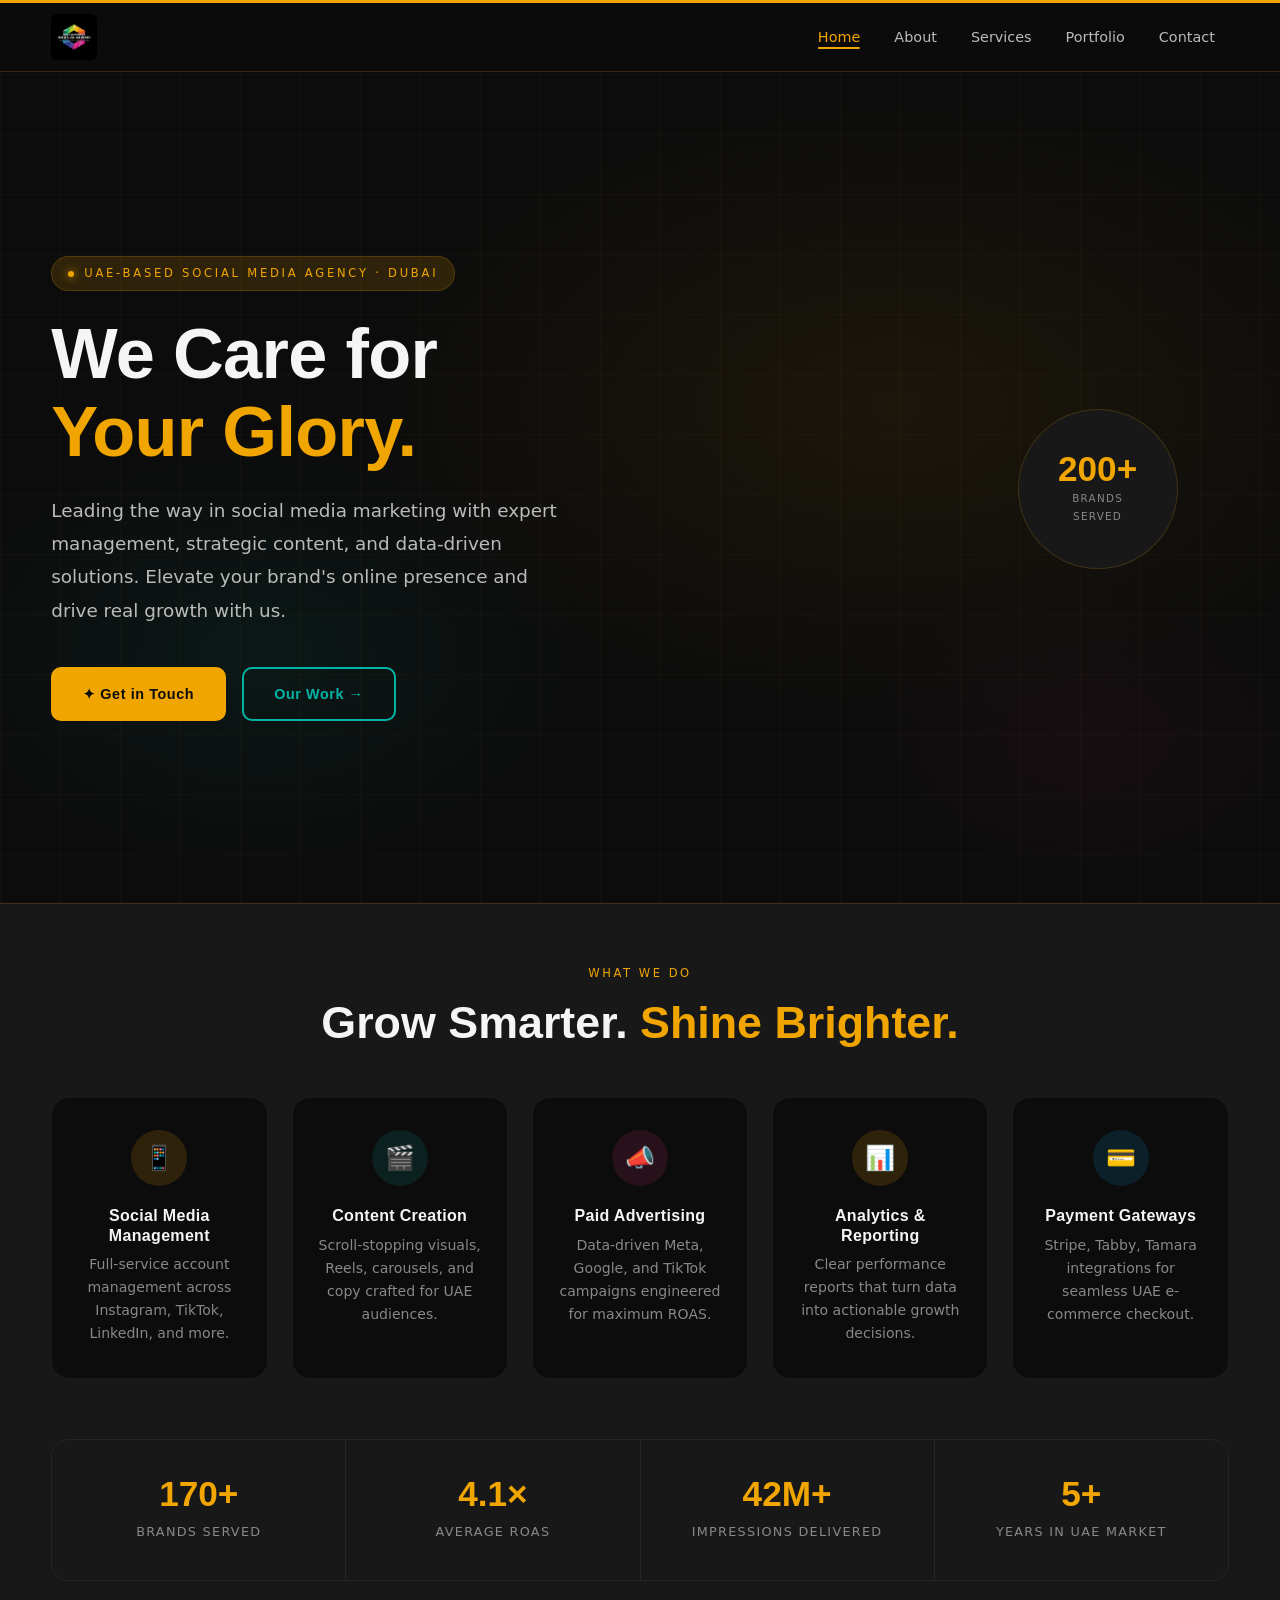
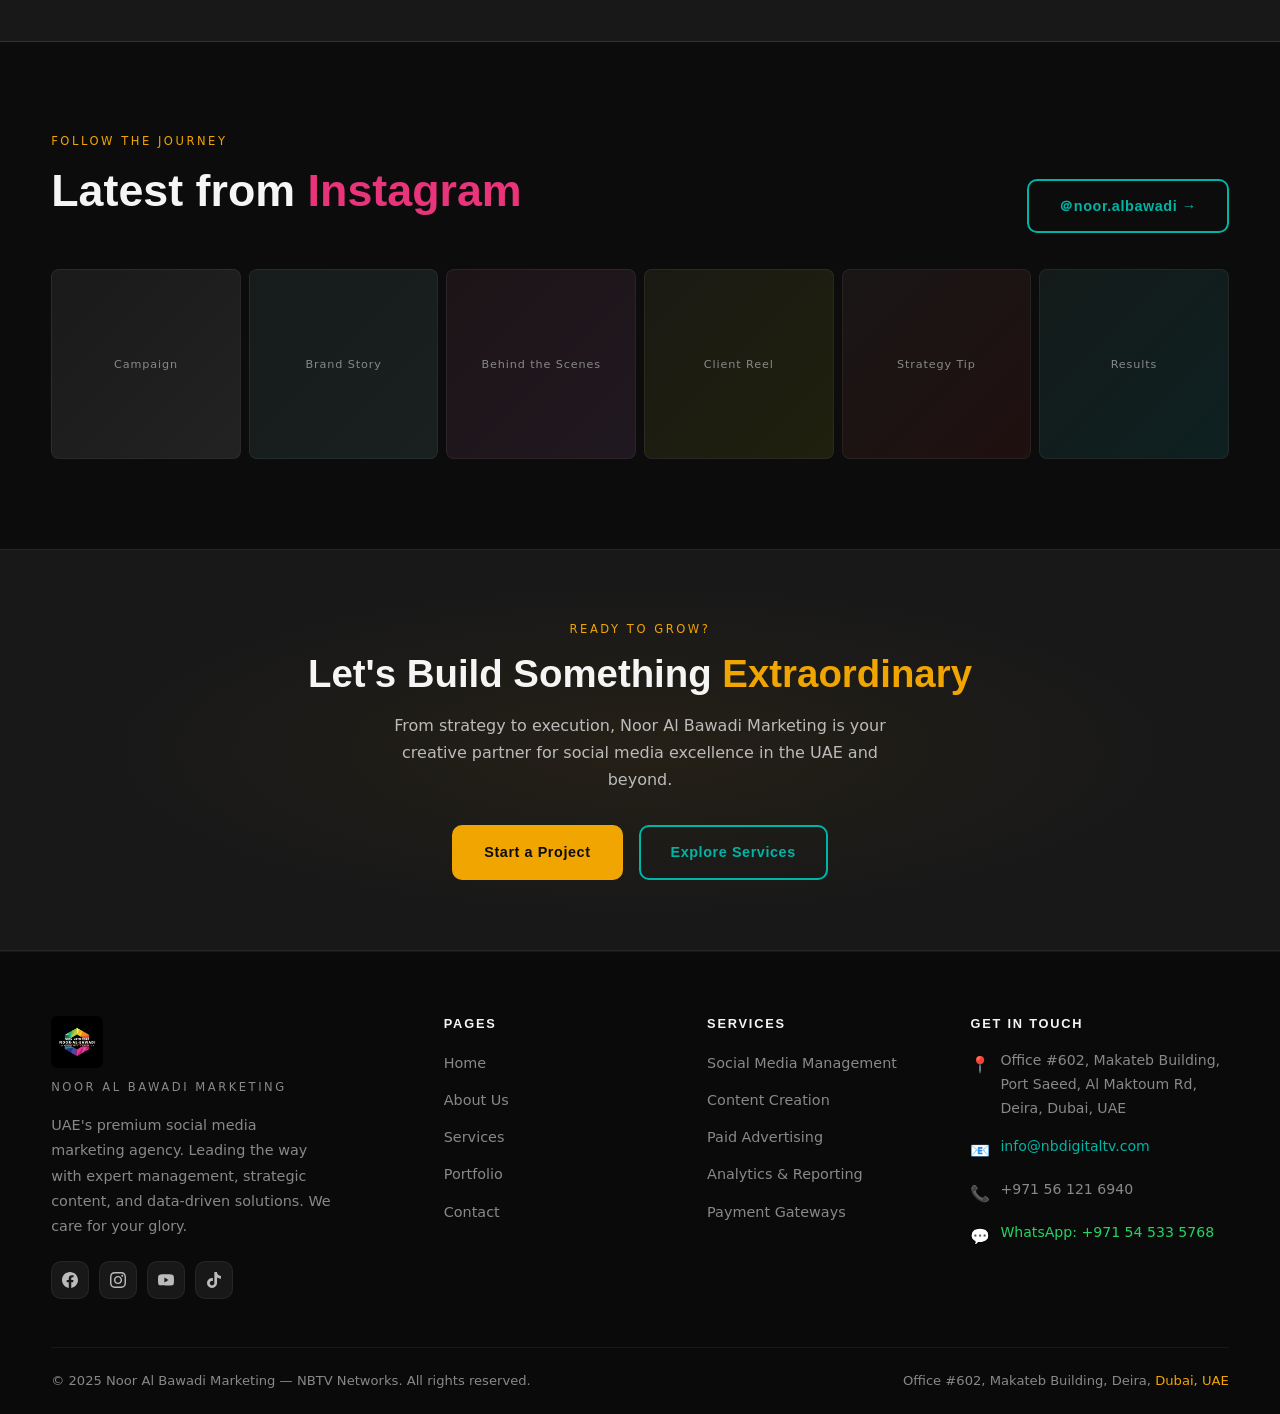
<file: index.html>
<!DOCTYPE html>
<html lang="en">
<head>
  <meta charset="UTF-8" />
  <meta name="viewport" content="width=device-width, initial-scale=1.0" />
  <meta name="description" content="Noor Al Bawadi Marketing — NBTV Networks. UAE's leading social media marketing agency. Expert management, strategic content, data-driven solutions. Dubai, UAE." />
  <title>Noor Al Bawadi Marketing | NBTV Networks — We Care for Your Glory</title>
  <link rel="stylesheet" href="style.css" />
</head>
<body>

  <!-- ══ NAVBBAR  -->
  <nav class="navbar" role="navigation" aria-label="Main navigation">
    <div class="container nav-inner">
      <a href="index.html" class="nav-logo" aria-label="Noor Al Bawadi Marketing Home">
        <img src="logo.jpeg" alt="NBTV Networks — Noor-Al-Bawadi Social Media Marketing" class="nav-logo-img" />
      </a>
      <ul class="nav-links" role="list">
        <li><a href="index.html">Home</a></li>
        <li><a href="about.html">About</a></li>
        <li><a href="services.html">Services</a></li>
        <li><a href="portfolio.html">Portfolio</a></li>
        <li><a href="contact.html">Contact</a></li>
      </ul>
      <button class="nav-toggle" id="navToggle" aria-expanded="false" aria-controls="mobileNav" aria-label="Toggle menu">
        <span></span><span></span><span></span>
      </button>
    </div>
    <div class="container">
      <ul class="nav-mobile" id="mobileNav" role="list">
        <li><a href="index.html">Home</a></li>
        <li><a href="about.html">About</a></li>
        <li><a href="services.html">Services</a></li>
        <li><a href="portfolio.html">Portfolio</a></li>
        <li><a href="contact.html">Contact</a></li>
      </ul>
    </div>
  </nav>

  <main class="page-content">

    <!-- ══ Hero section -->
    <section class="hero" aria-labelledby="heroTitle">
      <div class="container">
        <div class="hero-content">

          <span class="hero-eyebrow">UAE-Based Social Media Agency · Dubai</span>

          <h1 class="hero-title" id="heroTitle">
            We Care for<br>
            <span class="line-gold">Your Glory.</span>
          </h1>

          <p class="hero-subtitle">
            Leading the way in social media marketing with expert management, strategic content, 
            and data-driven solutions. Elevate your brand's online presence and drive real growth with us.
          </p>

          <div class="hero-cta">
            <a href="contact.html" class="btn btn-gold">✦ Get in Touch</a>
            <a href="portfolio.html" class="btn btn-teal-outline">Our Work →</a>
          </div>

        </div>
      </div>

      <!-- badge -->
      <div class="hero-badge" aria-hidden="true">
        <span class="badge-num">200+</span>
        <span class="badge-text">Brands<br>Served</span>
      </div>
    </section>

    <!-- ══ SERVICES  -->
    <section class="services-strip" aria-labelledby="servicesStripTitle">
      <div class="container">

        <div class="strip-header">
          <span class="section-label">What We Do</span>
          <h2 class="section-title" id="servicesStripTitle">
            Grow Smarter. <span class="highlight-gold">Shine Brighter.</span>
          </h2>
        </div>

        <div class="strip-grid cols-5">

          <article class="strip-tile fade-up">
            <div class="tile-icon gold" aria-hidden="true">📱</div>
            <h3>Social Media Management</h3>
            <p>Full-service account management across Instagram, TikTok, LinkedIn, and more.</p>
          </article>

          <article class="strip-tile fade-up">
            <div class="tile-icon teal" aria-hidden="true">🎬</div>
            <h3>Content Creation</h3>
            <p>Scroll-stopping visuals, Reels, carousels, and copy crafted for UAE audiences.</p>
          </article>

          <article class="strip-tile fade-up">
            <div class="tile-icon pink" aria-hidden="true">📣</div>
            <h3>Paid Advertising</h3>
            <p>Data-driven Meta, Google, and TikTok campaigns engineered for maximum ROAS.</p>
          </article>

          <article class="strip-tile fade-up">
            <div class="tile-icon gold" aria-hidden="true">📊</div>
            <h3>Analytics & Reporting</h3>
            <p>Clear performance reports that turn data into actionable growth decisions.</p>
          </article>

          <article class="strip-tile fade-up">
            <div class="tile-icon blue" aria-hidden="true">💳</div>
            <h3>Payment Gateways</h3>
            <p>Stripe, Tabby, Tamara integrations for seamless UAE e-commerce checkout.</p>
          </article>

        </div>

        <!-- statistics -->
        <div class="stats-row fade-up">
          <div class="stat-item">
            <span class="stat-num" data-target="200" data-suffix="+">200+</span>
            <span class="stat-label">Brands Served</span>
          </div>
          <div class="stat-item">
            <span class="stat-num" data-target="4.8" data-suffix="×">4.8×</span>
            <span class="stat-label">Average ROAS</span>
          </div>
          <div class="stat-item">
            <span class="stat-num" data-target="50" data-suffix="M+">50M+</span>
            <span class="stat-label">Impressions Delivered</span>
          </div>
          <div class="stat-item">
            <span class="stat-num" data-target="6" data-suffix="+">6+</span>
            <span class="stat-label">Years in UAE Market</span>
          </div>
        </div>

      </div>
    </section>

    <!-- ══ Instagram -->
    <section class="instagram-section section" aria-labelledby="igTitle">
      <div class="container">

        <div class="ig-header">
          <div>
            <span class="section-label">Follow the Journey</span>
            <h2 class="section-title" id="igTitle">
              Latest from <span class="highlight-pink">Instagram</span>
            </h2>
          </div>
          <a href="https://www.instagram.com/noor.albawadi?igsh=MXZxajZpZHpzZ2Mzag==" target="_blank" rel="noopener noreferrer" class="btn btn-teal-outline" aria-label="Follow Noor Al Bawadi on Instagram">
            ＠noor.albawadi →
          </a>
        </div>

        <!-- Instagram  -->
        <!--
             e.g. Elfsight: <script src="https://static.elfsight.com/platform/platform.js" async></script>
                            <div class="elfsight-app-XXXXXXXX"></div>
             e.g. EmbedSocial or SnapWidget also work great                -->
        <div class="ig-grid" role="list" aria-label="Instagram feed preview">
          <div class="ig-item fade-up" data-label="Campaign" role="listitem"></div>
          <div class="ig-item fade-up" data-label="Brand Story" role="listitem"></div>
          <div class="ig-item fade-up" data-label="Behind the Scenes" role="listitem"></div>
          <div class="ig-item fade-up" data-label="Client Reel" role="listitem"></div>
          <div class="ig-item fade-up" data-label="Strategy Tip" role="listitem"></div>
          <div class="ig-item fade-up" data-label="Results" role="listitem"></div>
        </div>

      </div>
    </section>

    <!--  CTA  -->
    <section class="cta-banner" aria-labelledby="ctaTitle">
      <div class="container">
        <span class="section-label">Ready to Grow?</span>
        <h2 id="ctaTitle">Let's Build Something <span class="highlight-gold">Extraordinary</span></h2>
        <p>From strategy to execution, Noor Al Bawadi Marketing is your creative partner for social media excellence in the UAE and beyond.</p>
        <div class="cta-buttons">
          <a href="contact.html" class="btn btn-gold">Start a Project</a>
          <a href="services.html" class="btn btn-teal-outline">Explore Services</a>
        </div>
      </div>
    </section>

  </main>

  <!-- ══ footer -->
  <footer class="footer" role="contentinfo">
    <div class="container">
      <div class="footer-grid">
        <div class="footer-brand">
          <img src="logo.jpeg" alt="NBTV Networks Logo" class="footer-logo-img" />
          <div class="footer-tagline">Noor Al Bawadi Marketing</div>
          <p>UAE's premium social media marketing agency. Leading the way with expert management, strategic content, and data-driven solutions. We care for your glory.</p>
          <div class="footer-social" aria-label="Social media links">
            <a href="https://www.facebook.com/share/1auGxWhLZb/" target="_blank" rel="noopener noreferrer" class="social-btn fb" aria-label="Facebook" title="Facebook">
              <svg width="16" height="16" viewBox="0 0 24 24" fill="currentColor" aria-hidden="true"><path d="M24 12.073c0-6.627-5.373-12-12-12s-12 5.373-12 12c0 5.99 4.388 10.954 10.125 11.854v-8.385H7.078v-3.47h3.047V9.43c0-3.007 1.792-4.669 4.533-4.669 1.312 0 2.686.235 2.686.235v2.953H15.83c-1.491 0-1.956.925-1.956 1.874v2.25h3.328l-.532 3.47h-2.796v8.385C19.612 23.027 24 18.062 24 12.073z"/></svg>
            </a>
            <a href="https://www.instagram.com/noor.albawadi?igsh=MXZxajZpZHpzZ2Mzag==" target="_blank" rel="noopener noreferrer" class="social-btn ig" aria-label="Instagram" title="Instagram">
              <svg width="16" height="16" viewBox="0 0 24 24" fill="currentColor" aria-hidden="true"><path d="M12 2.163c3.204 0 3.584.012 4.85.07 3.252.148 4.771 1.691 4.919 4.919.058 1.265.069 1.645.069 4.849 0 3.205-.012 3.584-.069 4.849-.149 3.225-1.664 4.771-4.919 4.919-1.266.058-1.644.07-4.85.07-3.204 0-3.584-.012-4.849-.07-3.26-.149-4.771-1.699-4.919-4.92-.058-1.265-.07-1.644-.07-4.849 0-3.204.013-3.583.07-4.849.149-3.227 1.664-4.771 4.919-4.919 1.266-.057 1.645-.069 4.849-.069zm0-2.163c-3.259 0-3.667.014-4.947.072-4.358.2-6.78 2.618-6.98 6.98-.059 1.281-.073 1.689-.073 4.948 0 3.259.014 3.668.072 4.948.2 4.358 2.618 6.78 6.98 6.98 1.281.058 1.689.072 4.948.072 3.259 0 3.668-.014 4.948-.072 4.354-.2 6.782-2.618 6.979-6.98.059-1.28.073-1.689.073-4.948 0-3.259-.014-3.667-.072-4.947-.196-4.354-2.617-6.78-6.979-6.98-1.281-.059-1.69-.073-4.949-.073zm0 5.838c-3.403 0-6.162 2.759-6.162 6.162s2.759 6.163 6.162 6.163 6.162-2.759 6.162-6.163c0-3.403-2.759-6.162-6.162-6.162zm0 10.162c-2.209 0-4-1.79-4-4 0-2.209 1.791-4 4-4s4 1.791 4 4c0 2.21-1.791 4-4 4zm6.406-11.845c-.796 0-1.441.645-1.441 1.44s.645 1.44 1.441 1.44c.795 0 1.439-.645 1.439-1.44s-.644-1.44-1.439-1.44z"/></svg>
            </a>
            <a href="https://youtube.com/@nooralbawadi?si=MhDZoxv-vFvPevw5" target="_blank" rel="noopener noreferrer" class="social-btn yt" aria-label="YouTube" title="YouTube">
              <svg width="16" height="16" viewBox="0 0 24 24" fill="currentColor" aria-hidden="true"><path d="M23.498 6.186a3.016 3.016 0 0 0-2.122-2.136C19.505 3.545 12 3.545 12 3.545s-7.505 0-9.377.505A3.017 3.017 0 0 0 .502 6.186C0 8.07 0 12 0 12s0 3.93.502 5.814a3.016 3.016 0 0 0 2.122 2.136c1.871.505 9.376.505 9.376.505s7.505 0 9.377-.505a3.015 3.015 0 0 0 2.122-2.136C24 15.93 24 12 24 12s0-3.93-.502-5.814zM9.545 15.568V8.432L15.818 12l-6.273 3.568z"/></svg>
            </a>
            <a href="https://www.tiktok.com/@noor_al_bawadi?_r=1&_t=ZS-94ZJUxUzIbn" target="_blank" rel="noopener noreferrer" class="social-btn tt" aria-label="TikTok" title="TikTok">
              <svg width="16" height="16" viewBox="0 0 24 24" fill="currentColor" aria-hidden="true"><path d="M12.525.02c1.31-.02 2.61-.01 3.91-.02.08 1.53.63 3.09 1.75 4.17 1.12 1.11 2.7 1.62 4.24 1.79v4.03c-1.44-.05-2.89-.35-4.2-.97-.57-.26-1.1-.59-1.62-.93-.01 2.92.01 5.84-.02 8.75-.08 1.4-.54 2.79-1.35 3.94-1.31 1.92-3.58 3.17-5.91 3.21-1.43.08-2.86-.31-4.08-1.03-2.02-1.19-3.44-3.37-3.65-5.71-.02-.5-.03-1-.01-1.49.18-1.9 1.12-3.72 2.58-4.96 1.66-1.44 3.98-2.13 6.15-1.72.02 1.48-.04 2.96-.04 4.44-.99-.32-2.15-.23-3.02.37-.63.41-1.11 1.04-1.36 1.75-.21.51-.15 1.07-.14 1.61.24 1.64 1.82 3.02 3.5 2.87 1.12-.01 2.19-.66 2.77-1.61.19-.33.4-.67.41-1.06.1-1.79.06-3.57.07-5.36.01-4.03-.01-8.05.02-12.07z"/></svg>
            </a>
          </div>
        </div>
        <nav class="footer-col" aria-label="Footer navigation">
          <h4>Pages</h4>
          <ul>
            <li><a href="index.html">Home</a></li>
            <li><a href="about.html">About Us</a></li>
            <li><a href="services.html">Services</a></li>
            <li><a href="portfolio.html">Portfolio</a></li>
            <li><a href="contact.html">Contact</a></li>
          </ul>
        </nav>
        <div class="footer-col">
          <h4>Services</h4>
          <ul>
            <li><a href="services.html#social">Social Media Management</a></li>
            <li><a href="services.html#content">Content Creation</a></li>
            <li><a href="services.html#ads">Paid Advertising</a></li>
            <li><a href="services.html#analytics">Analytics &amp; Reporting</a></li>
            <li><a href="services.html#payments">Payment Gateways</a></li>
          </ul>
        </div>
        <div class="footer-col">
          <h4>Get in Touch</h4>
          <div class="footer-contact-item"><span class="icon" aria-hidden="true">📍</span><span>Office #602, Makateb Building, Port Saeed, Al Maktoum Rd, Deira, Dubai, UAE</span></div>
          <div class="footer-contact-item"><span class="icon" aria-hidden="true">📧</span><a href="mailto:info@nbdigitaltv.com" style="color:var(--teal)">info@nbdigitaltv.com</a></div>
          <div class="footer-contact-item"><span class="icon" aria-hidden="true">📞</span><a href="tel:+971561216940" style="color:inherit">+971 56 121 6940</a></div>
          <div class="footer-contact-item"><span class="icon" aria-hidden="true">💬</span><a href="https://wa.me/971545335768" target="_blank" rel="noopener noreferrer" style="color:#25D366">WhatsApp: +971 54 533 5768</a></div>
        </div>
      </div>
      <div class="footer-bottom">
        <span>© 2025 Noor Al Bawadi Marketing — NBTV Networks. All rights reserved.</span>
        <span>Office #602, Makateb Building, Deira, <a href="contact.html">Dubai, UAE</a></span>
      </div>
    </div>
  </footer>

  <script src="main.js"></script>
</body>
</html>
</file>
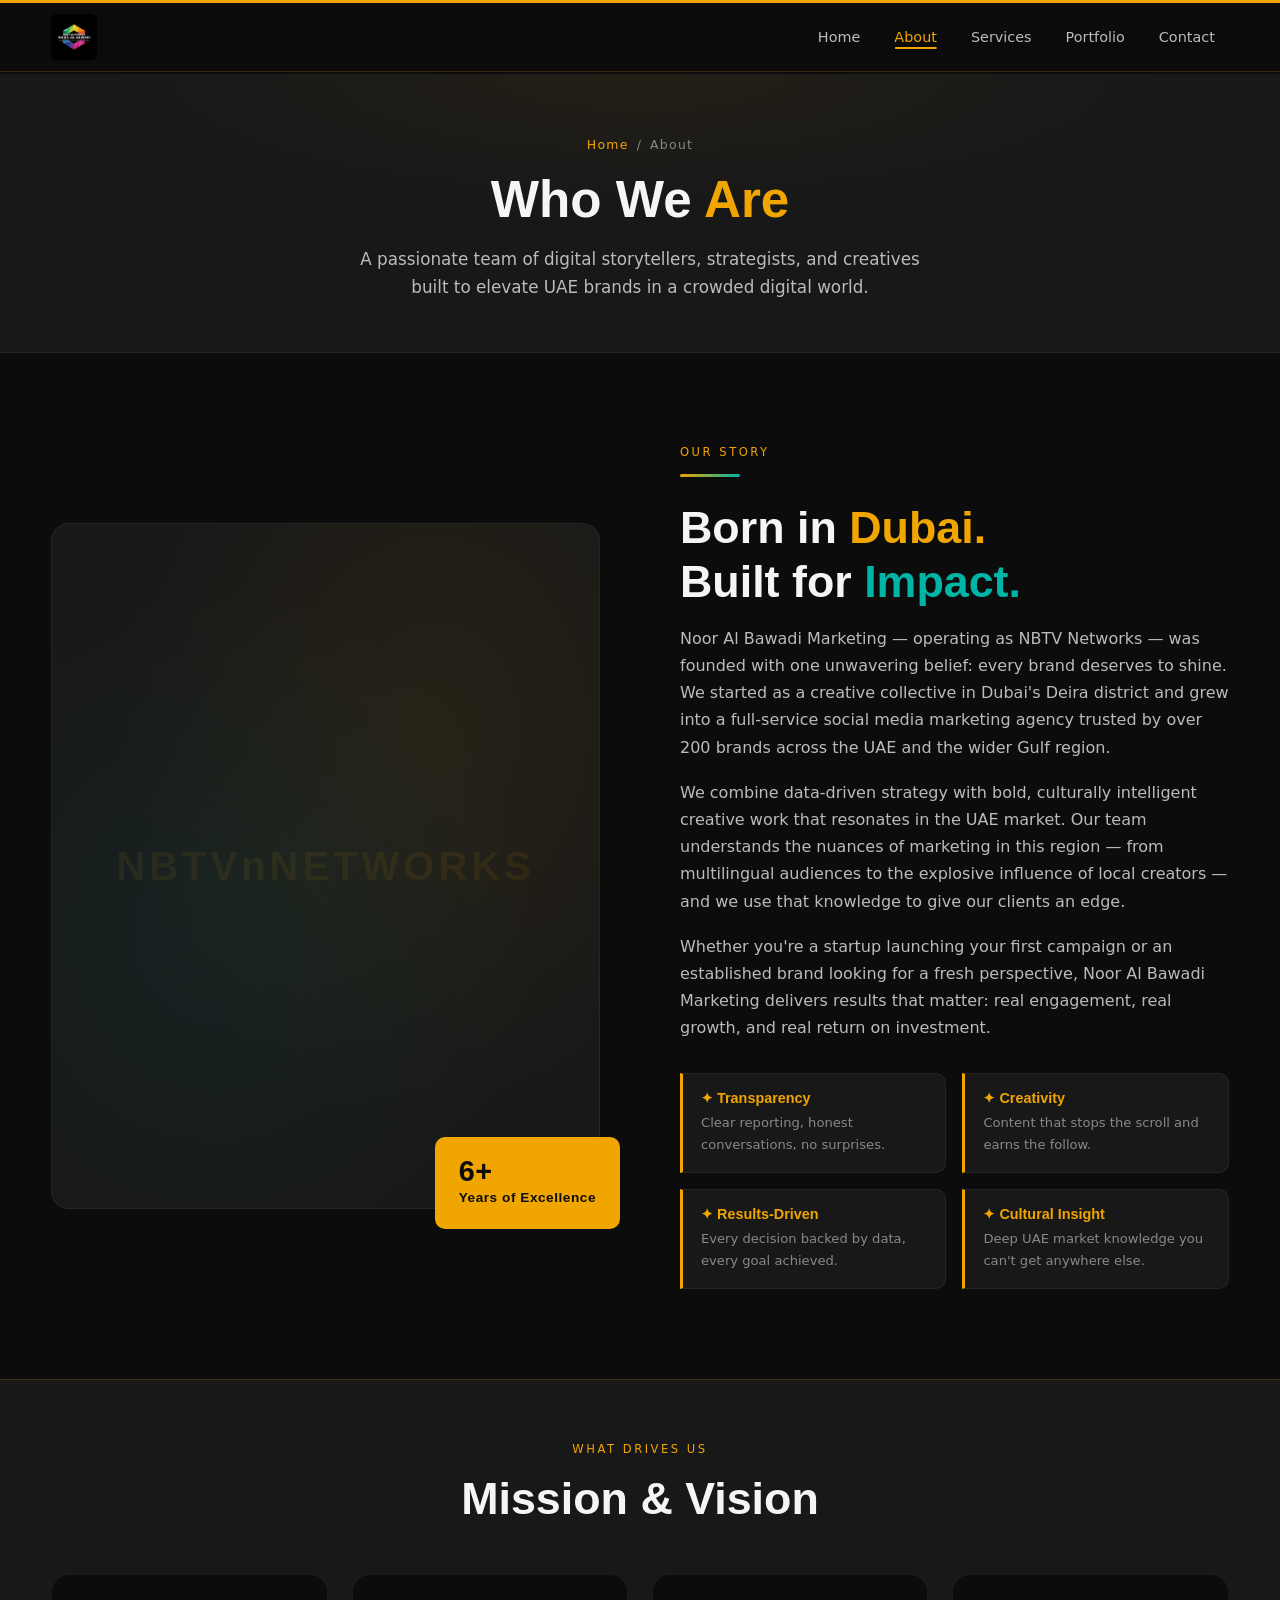
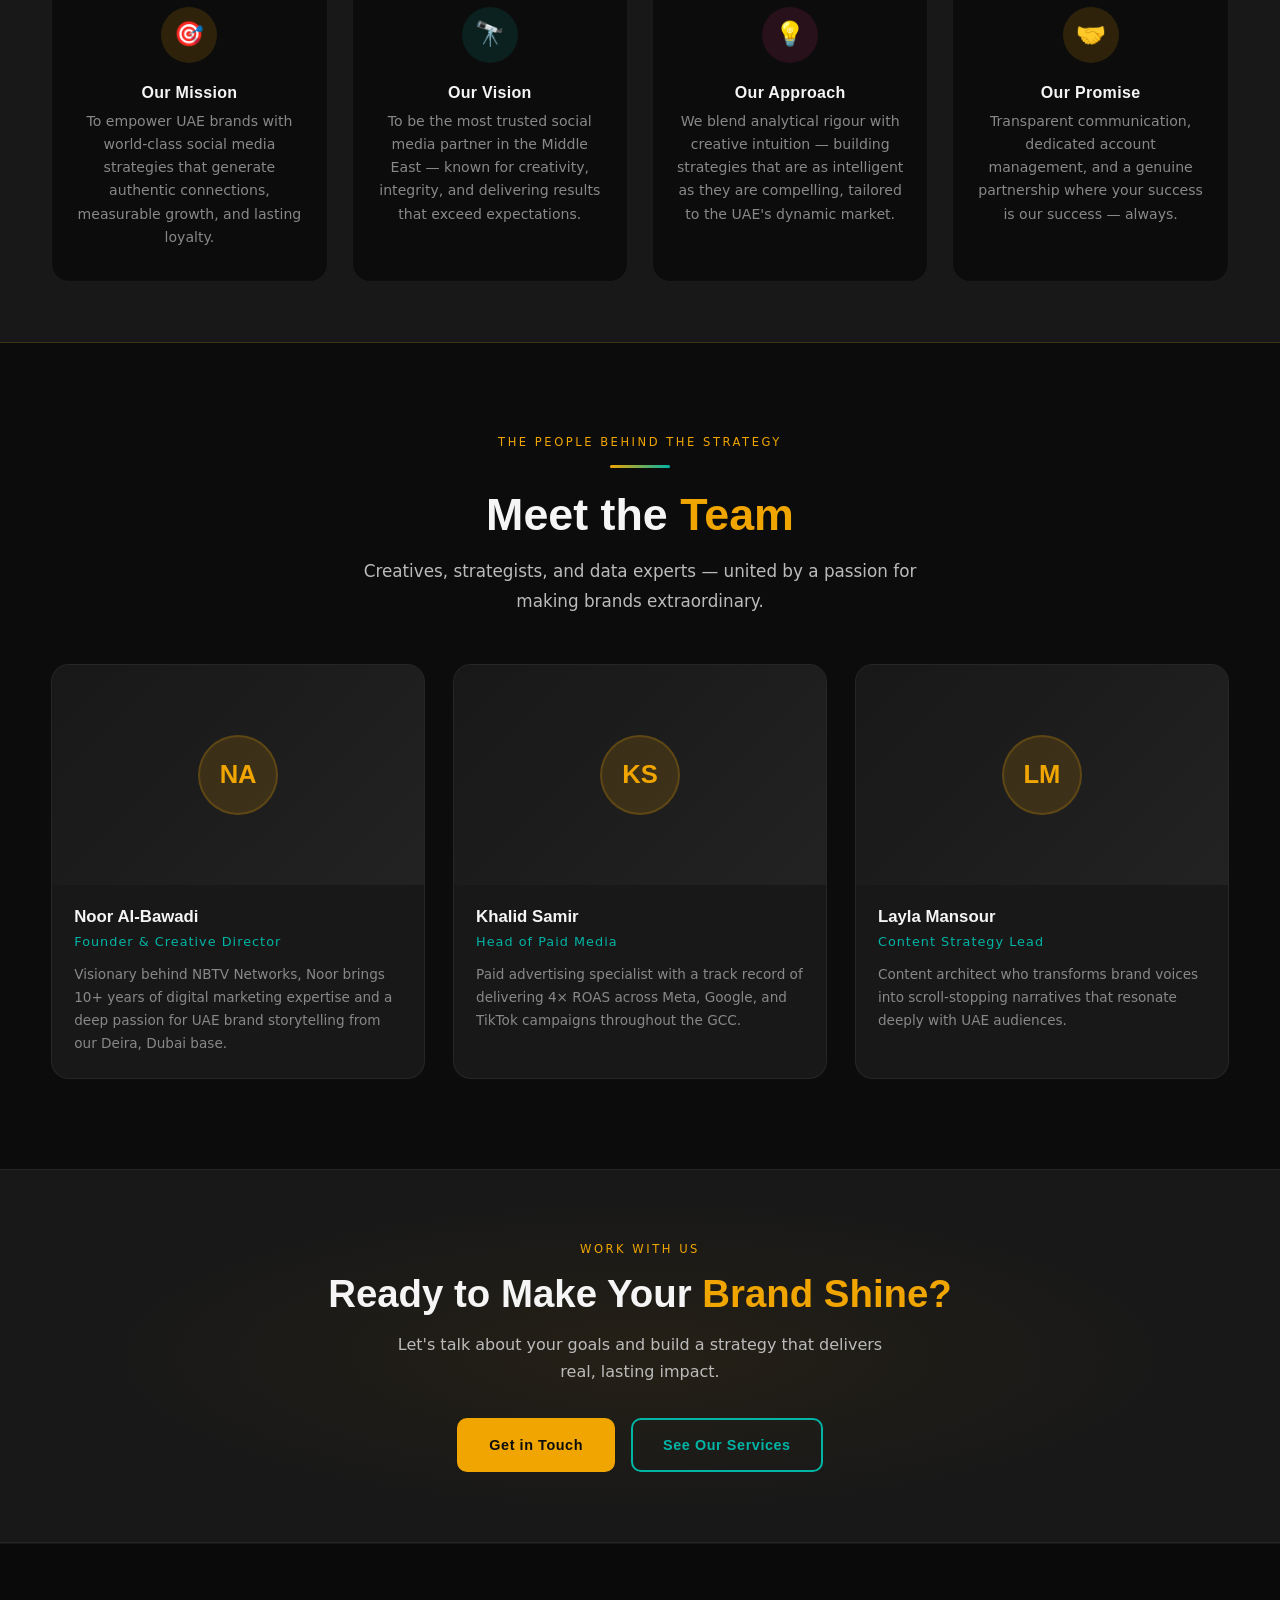
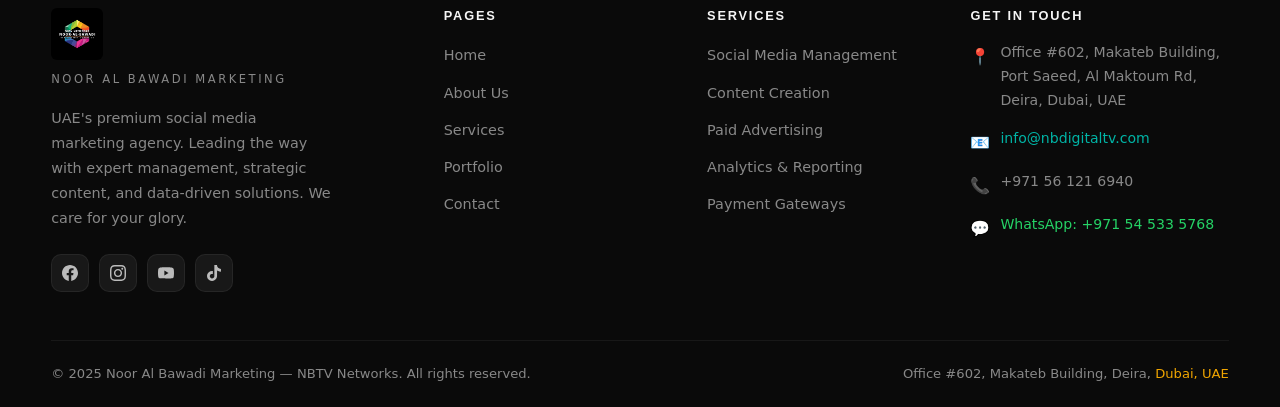
<file: about.html>
<!DOCTYPE html>
<html lang="en">
<head>
  <meta charset="UTF-8" />
  <meta name="viewport" content="width=device-width, initial-scale=1.0" />
  <meta name="description" content="About Noor Al Bawadi Marketing — NBTV Networks. UAE social media marketing agency based in Dubai." />
  <title>About Us | Noor Al Bawadi Marketing — NBTV Networks</title>
  <link rel="stylesheet" href="style.css" />
</head>
<body>
  <nav class="navbar" role="navigation" aria-label="Main navigation">
    <div class="container nav-inner">
      <a href="index.html" class="nav-logo" aria-label="Noor Al Bawadi Marketing Home">
        <img src="logo.jpeg" alt="NBTV Networks — Noor-Al-Bawadi Social Media Marketing" class="nav-logo-img" />
      </a>
      <ul class="nav-links" role="list">
        <li><a href="index.html">Home</a></li>
        <li><a href="about.html">About</a></li>
        <li><a href="services.html">Services</a></li>
        <li><a href="portfolio.html">Portfolio</a></li>
        <li><a href="contact.html">Contact</a></li>
      </ul>
      <button class="nav-toggle" id="navToggle" aria-expanded="false" aria-controls="mobileNav" aria-label="Toggle menu">
        <span></span><span></span><span></span>
      </button>
    </div>
    <div class="container">
      <ul class="nav-mobile" id="mobileNav" role="list">
        <li><a href="index.html">Home</a></li>
        <li><a href="about.html">About</a></li>
        <li><a href="services.html">Services</a></li>
        <li><a href="portfolio.html">Portfolio</a></li>
        <li><a href="contact.html">Contact</a></li>
      </ul>
    </div>
  </nav>
  <main class="page-content">

    <div class="page-banner">
      <div class="container">
        <div class="breadcrumb"><a href="index.html">Home</a><span>/</span>About</div>
        <h1>Who We <span class="highlight-gold">Are</span></h1>
        <p>A passionate team of digital storytellers, strategists, and creatives built to elevate UAE brands in a crowded digital world.</p>
      </div>
    </div>

    <section class="section" aria-labelledby="aboutTitle">
      <div class="container">
        <div class="about-grid">
          <div class="about-image-block" aria-hidden="true">
            <div class="about-img-frame"></div>
            <div class="about-accent-card"><span>6+</span>Years of Excellence</div>
          </div>
          <div class="about-text">
            <span class="section-label">Our Story</span>
            <div class="divider"></div>
            <h2 class="section-title" id="aboutTitle">Born in <span class="highlight-gold">Dubai.</span><br>Built for <span class="highlight-teal">Impact.</span></h2>
            <p>Noor Al Bawadi Marketing — operating as NBTV Networks — was founded with one unwavering belief: every brand deserves to shine. We started as a creative collective in Dubai's Deira district and grew into a full-service social media marketing agency trusted by over 200 brands across the UAE and the wider Gulf region.</p>
            <p>We combine data-driven strategy with bold, culturally intelligent creative work that resonates in the UAE market. Our team understands the nuances of marketing in this region — from multilingual audiences to the explosive influence of local creators — and we use that knowledge to give our clients an edge.</p>
            <p>Whether you're a startup launching your first campaign or an established brand looking for a fresh perspective, Noor Al Bawadi Marketing delivers results that matter: real engagement, real growth, and real return on investment.</p>
            <div class="about-values">
              <div class="value-item fade-up"><h4>✦ Transparency</h4><p>Clear reporting, honest conversations, no surprises.</p></div>
              <div class="value-item fade-up"><h4>✦ Creativity</h4><p>Content that stops the scroll and earns the follow.</p></div>
              <div class="value-item fade-up"><h4>✦ Results-Driven</h4><p>Every decision backed by data, every goal achieved.</p></div>
              <div class="value-item fade-up"><h4>✦ Cultural Insight</h4><p>Deep UAE market knowledge you can't get anywhere else.</p></div>
            </div>
          </div>
        </div>
      </div>
    </section>

    <section class="services-strip" aria-labelledby="missionTitle">
      <div class="container">
        <div class="strip-header">
          <span class="section-label">What Drives Us</span>
          <h2 class="section-title" id="missionTitle">Mission &amp; Vision</h2>
        </div>
        <div class="strip-grid">
          <article class="strip-tile fade-up"><div class="tile-icon gold" aria-hidden="true">🎯</div><h3>Our Mission</h3><p>To empower UAE brands with world-class social media strategies that generate authentic connections, measurable growth, and lasting loyalty.</p></article>
          <article class="strip-tile fade-up"><div class="tile-icon teal" aria-hidden="true">🔭</div><h3>Our Vision</h3><p>To be the most trusted social media partner in the Middle East — known for creativity, integrity, and delivering results that exceed expectations.</p></article>
          <article class="strip-tile fade-up"><div class="tile-icon pink" aria-hidden="true">💡</div><h3>Our Approach</h3><p>We blend analytical rigour with creative intuition — building strategies that are as intelligent as they are compelling, tailored to the UAE's dynamic market.</p></article>
          <article class="strip-tile fade-up"><div class="tile-icon gold" aria-hidden="true">🤝</div><h3>Our Promise</h3><p>Transparent communication, dedicated account management, and a genuine partnership where your success is our success — always.</p></article>
        </div>
      </div>
    </section>

    <section class="section" aria-labelledby="teamTitle">
      <div class="container">
        <div style="text-align:center;margin-bottom:48px">
          <span class="section-label">The People Behind the Strategy</span>
          <div class="divider" style="margin:12px auto 20px"></div>
          <h2 class="section-title" id="teamTitle">Meet the <span class="highlight-gold">Team</span></h2>
          <p class="section-subtitle" style="margin:0 auto;text-align:center">Creatives, strategists, and data experts — united by a passion for making brands extraordinary.</p>
        </div>
        <div class="team-grid">
          <article class="team-card fade-up">
            <div class="team-photo"><div class="team-photo-initials" aria-label="Founder initials">NA</div></div>
            <div class="team-info"><h3>Noor Al-Bawadi</h3><p class="role">Founder &amp; Creative Director</p><p>Visionary behind NBTV Networks, Noor brings 10+ years of digital marketing expertise and a deep passion for UAE brand storytelling from our Deira, Dubai base.</p></div>
          </article>
          <article class="team-card fade-up">
            <div class="team-photo"><div class="team-photo-initials" aria-label="Team member">KS</div></div>
            <div class="team-info"><h3>Khalid Samir</h3><p class="role">Head of Paid Media</p><p>Paid advertising specialist with a track record of delivering 4× ROAS across Meta, Google, and TikTok campaigns throughout the GCC.</p></div>
          </article>
          <article class="team-card fade-up">
            <div class="team-photo"><div class="team-photo-initials" aria-label="Team member">LM</div></div>
            <div class="team-info"><h3>Layla Mansour</h3><p class="role">Content Strategy Lead</p><p>Content architect who transforms brand voices into scroll-stopping narratives that resonate deeply with UAE audiences.</p></div>
          </article>
        </div>
      </div>
    </section>

    <section class="cta-banner" aria-labelledby="aboutCtaTitle">
      <div class="container">
        <span class="section-label">Work With Us</span>
        <h2 id="aboutCtaTitle">Ready to Make Your <span class="highlight-gold">Brand Shine?</span></h2>
        <p>Let's talk about your goals and build a strategy that delivers real, lasting impact.</p>
        <div class="cta-buttons">
          <a href="contact.html" class="btn btn-gold">Get in Touch</a>
          <a href="services.html" class="btn btn-teal-outline">See Our Services</a>
        </div>
      </div>
    </section>
  </main>
  <footer class="footer" role="contentinfo">
    <div class="container">
      <div class="footer-grid">
        <div class="footer-brand">
          <img src="logo.jpeg" alt="NBTV Networks Logo" class="footer-logo-img" />
          <div class="footer-tagline">Noor Al Bawadi Marketing</div>
          <p>UAE's premium social media marketing agency. Leading the way with expert management, strategic content, and data-driven solutions. We care for your glory.</p>
          <div class="footer-social" aria-label="Social media links">
            <a href="https://www.facebook.com/share/1auGxWhLZb/" target="_blank" rel="noopener noreferrer" class="social-btn fb" aria-label="Facebook" title="Facebook">
              <svg width="16" height="16" viewBox="0 0 24 24" fill="currentColor" aria-hidden="true"><path d="M24 12.073c0-6.627-5.373-12-12-12s-12 5.373-12 12c0 5.99 4.388 10.954 10.125 11.854v-8.385H7.078v-3.47h3.047V9.43c0-3.007 1.792-4.669 4.533-4.669 1.312 0 2.686.235 2.686.235v2.953H15.83c-1.491 0-1.956.925-1.956 1.874v2.25h3.328l-.532 3.47h-2.796v8.385C19.612 23.027 24 18.062 24 12.073z"/></svg>
            </a>
            <a href="https://www.instagram.com/noor.albawadi?igsh=MXZxajZpZHpzZ2Mzag==" target="_blank" rel="noopener noreferrer" class="social-btn ig" aria-label="Instagram" title="Instagram">
              <svg width="16" height="16" viewBox="0 0 24 24" fill="currentColor" aria-hidden="true"><path d="M12 2.163c3.204 0 3.584.012 4.85.07 3.252.148 4.771 1.691 4.919 4.919.058 1.265.069 1.645.069 4.849 0 3.205-.012 3.584-.069 4.849-.149 3.225-1.664 4.771-4.919 4.919-1.266.058-1.644.07-4.85.07-3.204 0-3.584-.012-4.849-.07-3.26-.149-4.771-1.699-4.919-4.92-.058-1.265-.07-1.644-.07-4.849 0-3.204.013-3.583.07-4.849.149-3.227 1.664-4.771 4.919-4.919 1.266-.057 1.645-.069 4.849-.069zm0-2.163c-3.259 0-3.667.014-4.947.072-4.358.2-6.78 2.618-6.98 6.98-.059 1.281-.073 1.689-.073 4.948 0 3.259.014 3.668.072 4.948.2 4.358 2.618 6.78 6.98 6.98 1.281.058 1.689.072 4.948.072 3.259 0 3.668-.014 4.948-.072 4.354-.2 6.782-2.618 6.979-6.98.059-1.28.073-1.689.073-4.948 0-3.259-.014-3.667-.072-4.947-.196-4.354-2.617-6.78-6.979-6.98-1.281-.059-1.69-.073-4.949-.073zm0 5.838c-3.403 0-6.162 2.759-6.162 6.162s2.759 6.163 6.162 6.163 6.162-2.759 6.162-6.163c0-3.403-2.759-6.162-6.162-6.162zm0 10.162c-2.209 0-4-1.79-4-4 0-2.209 1.791-4 4-4s4 1.791 4 4c0 2.21-1.791 4-4 4zm6.406-11.845c-.796 0-1.441.645-1.441 1.44s.645 1.44 1.441 1.44c.795 0 1.439-.645 1.439-1.44s-.644-1.44-1.439-1.44z"/></svg>
            </a>
            <a href="https://youtube.com/@nooralbawadi?si=MhDZoxv-vFvPevw5" target="_blank" rel="noopener noreferrer" class="social-btn yt" aria-label="YouTube" title="YouTube">
              <svg width="16" height="16" viewBox="0 0 24 24" fill="currentColor" aria-hidden="true"><path d="M23.498 6.186a3.016 3.016 0 0 0-2.122-2.136C19.505 3.545 12 3.545 12 3.545s-7.505 0-9.377.505A3.017 3.017 0 0 0 .502 6.186C0 8.07 0 12 0 12s0 3.93.502 5.814a3.016 3.016 0 0 0 2.122 2.136c1.871.505 9.376.505 9.376.505s7.505 0 9.377-.505a3.015 3.015 0 0 0 2.122-2.136C24 15.93 24 12 24 12s0-3.93-.502-5.814zM9.545 15.568V8.432L15.818 12l-6.273 3.568z"/></svg>
            </a>
            <a href="https://www.tiktok.com/@noor_al_bawadi?_r=1&_t=ZS-94ZJUxUzIbn" target="_blank" rel="noopener noreferrer" class="social-btn tt" aria-label="TikTok" title="TikTok">
              <svg width="16" height="16" viewBox="0 0 24 24" fill="currentColor" aria-hidden="true"><path d="M12.525.02c1.31-.02 2.61-.01 3.91-.02.08 1.53.63 3.09 1.75 4.17 1.12 1.11 2.7 1.62 4.24 1.79v4.03c-1.44-.05-2.89-.35-4.2-.97-.57-.26-1.1-.59-1.62-.93-.01 2.92.01 5.84-.02 8.75-.08 1.4-.54 2.79-1.35 3.94-1.31 1.92-3.58 3.17-5.91 3.21-1.43.08-2.86-.31-4.08-1.03-2.02-1.19-3.44-3.37-3.65-5.71-.02-.5-.03-1-.01-1.49.18-1.9 1.12-3.72 2.58-4.96 1.66-1.44 3.98-2.13 6.15-1.72.02 1.48-.04 2.96-.04 4.44-.99-.32-2.15-.23-3.02.37-.63.41-1.11 1.04-1.36 1.75-.21.51-.15 1.07-.14 1.61.24 1.64 1.82 3.02 3.5 2.87 1.12-.01 2.19-.66 2.77-1.61.19-.33.4-.67.41-1.06.1-1.79.06-3.57.07-5.36.01-4.03-.01-8.05.02-12.07z"/></svg>
            </a>
          </div>
        </div>
        <nav class="footer-col" aria-label="Footer navigation">
          <h4>Pages</h4>
          <ul>
            <li><a href="index.html">Home</a></li>
            <li><a href="about.html">About Us</a></li>
            <li><a href="services.html">Services</a></li>
            <li><a href="portfolio.html">Portfolio</a></li>
            <li><a href="contact.html">Contact</a></li>
          </ul>
        </nav>
        <div class="footer-col">
          <h4>Services</h4>
          <ul>
            <li><a href="services.html#social">Social Media Management</a></li>
            <li><a href="services.html#content">Content Creation</a></li>
            <li><a href="services.html#ads">Paid Advertising</a></li>
            <li><a href="services.html#analytics">Analytics &amp; Reporting</a></li>
            <li><a href="services.html#payments">Payment Gateways</a></li>
          </ul>
        </div>
        <div class="footer-col">
          <h4>Get in Touch</h4>
          <div class="footer-contact-item"><span class="icon" aria-hidden="true">📍</span><span>Office #602, Makateb Building, Port Saeed, Al Maktoum Rd, Deira, Dubai, UAE</span></div>
          <div class="footer-contact-item"><span class="icon" aria-hidden="true">📧</span><a href="mailto:info@nbdigitaltv.com" style="color:var(--teal)">info@nbdigitaltv.com</a></div>
          <div class="footer-contact-item"><span class="icon" aria-hidden="true">📞</span><a href="tel:+971561216940" style="color:inherit">+971 56 121 6940</a></div>
          <div class="footer-contact-item"><span class="icon" aria-hidden="true">💬</span><a href="https://wa.me/971545335768" target="_blank" rel="noopener noreferrer" style="color:#25D366">WhatsApp: +971 54 533 5768</a></div>
        </div>
      </div>
      <div class="footer-bottom">
        <span>© 2025 Noor Al Bawadi Marketing — NBTV Networks. All rights reserved.</span>
        <span>Office #602, Makateb Building, Deira, <a href="contact.html">Dubai, UAE</a></span>
      </div>
    </div>
  </footer>
  <script src="main.js"></script>
</body>
</html>
</file>
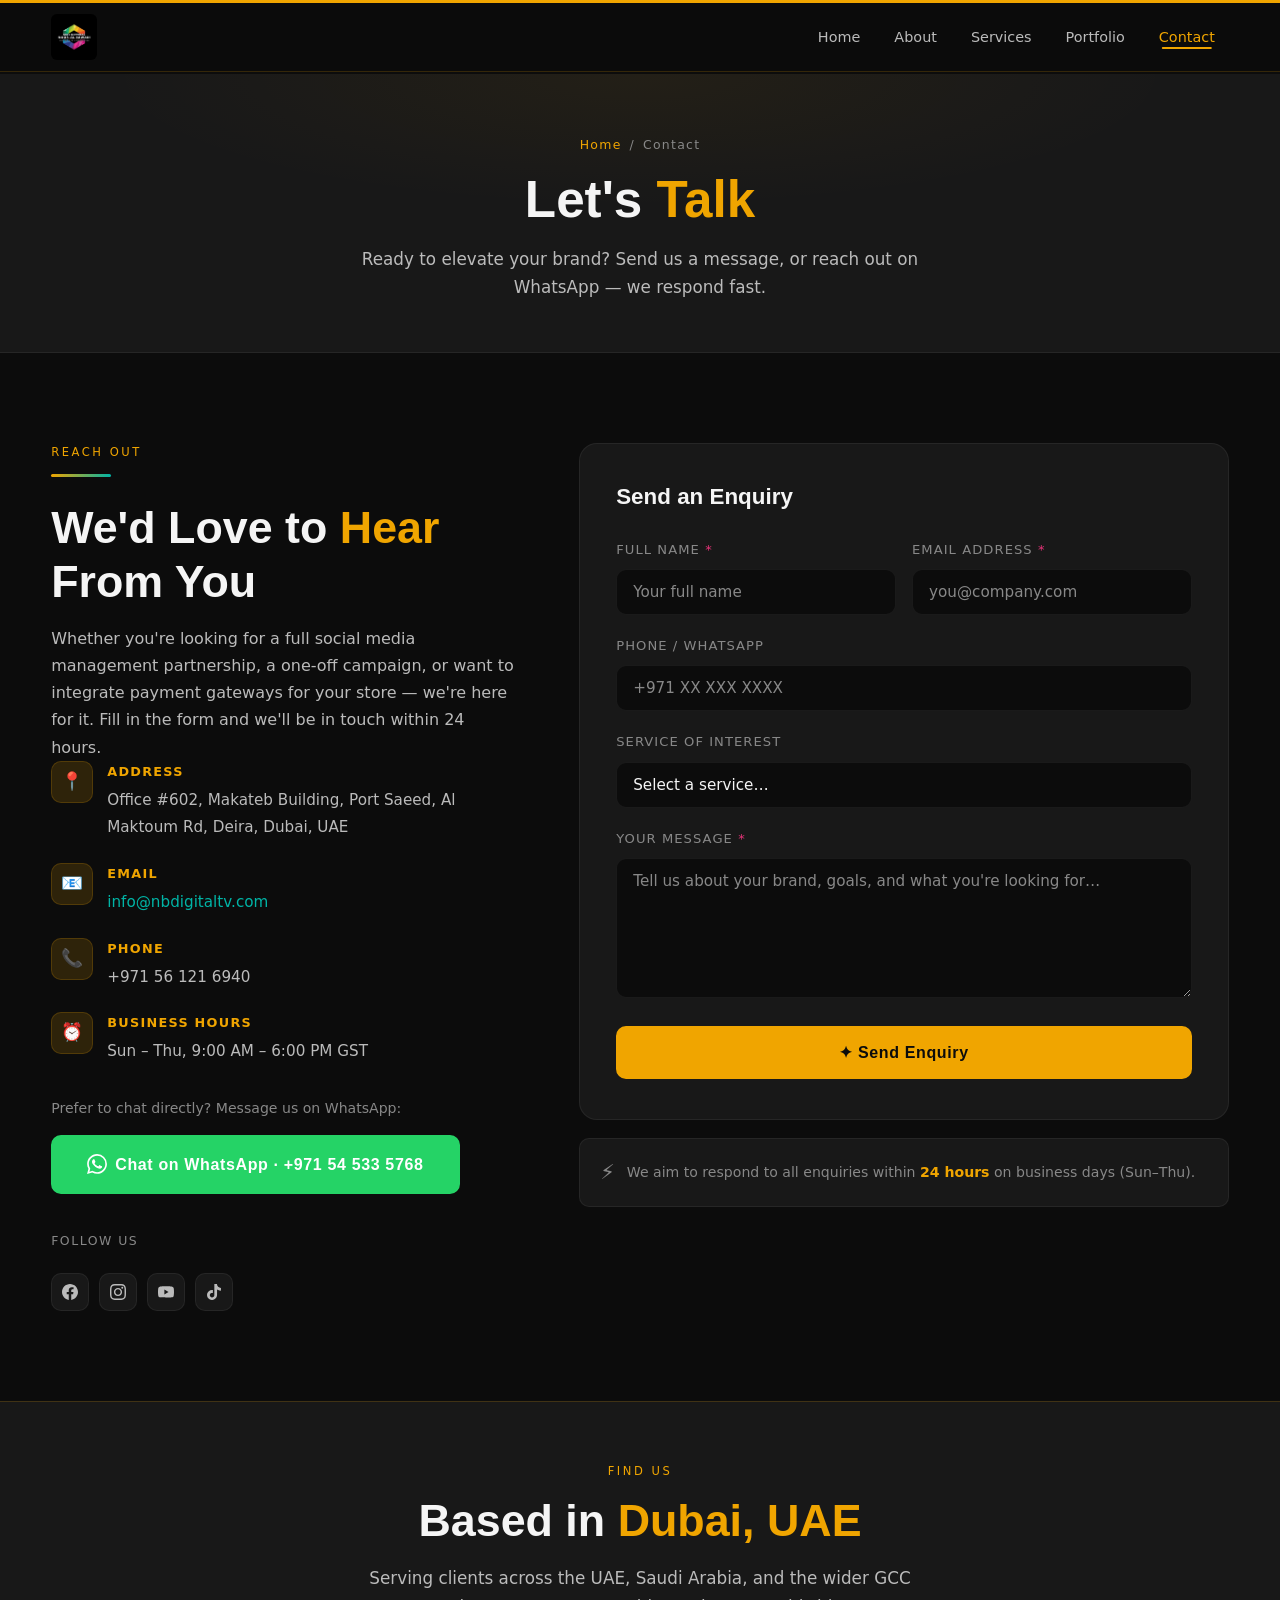
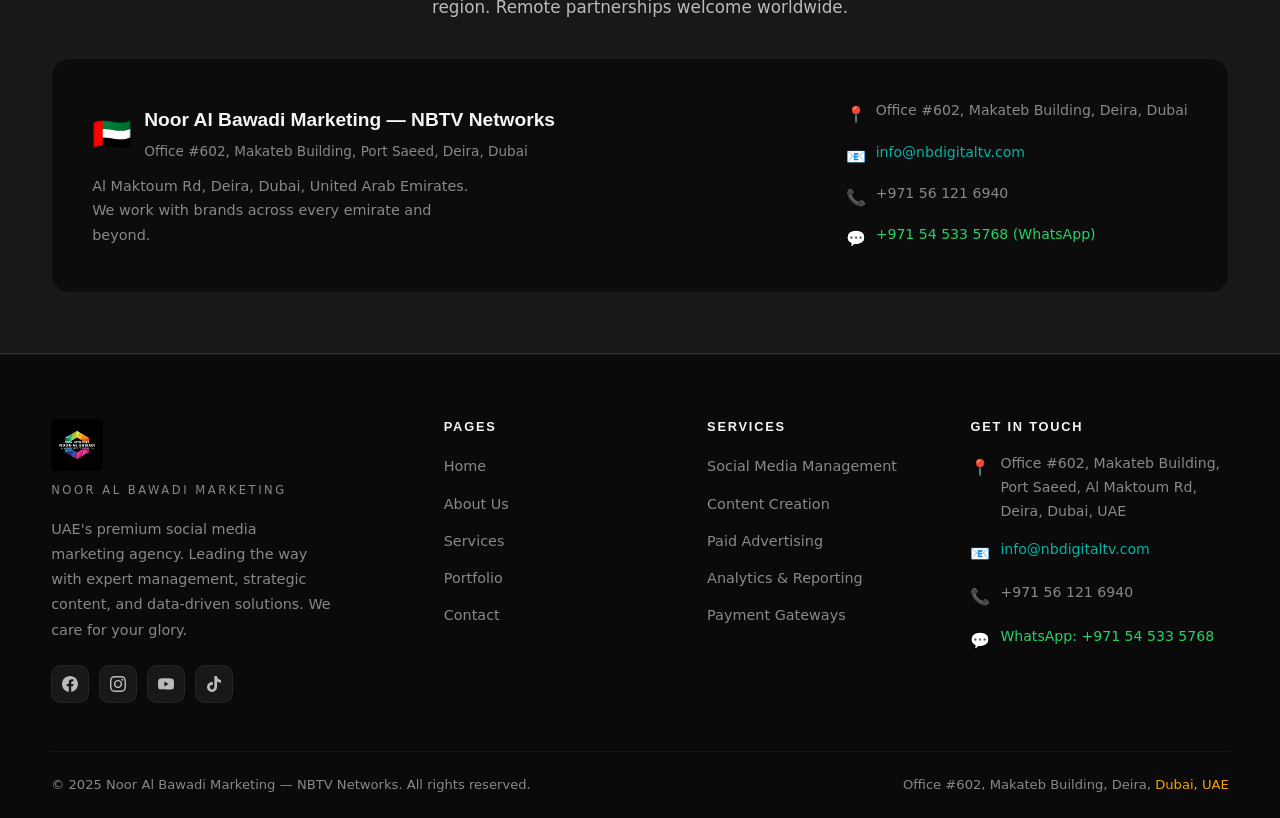
<file: contact.html>
<!DOCTYPE html>
<html lang="en">
<head>
  <meta charset="UTF-8" />
  <meta name="viewport" content="width=device-width, initial-scale=1.0" />
  <meta name="description" content="Contact Noor Al Bawadi Marketing — NBTV Networks. Office #602 Makateb Building, Deira, Dubai. info@nbdigitaltv.com" />
  <title>Contact | Noor Al Bawadi Marketing — NBTV Networks</title>
  <link rel="stylesheet" href="style.css" />
</head>
<body>
  <nav class="navbar" role="navigation" aria-label="Main navigation">
    <div class="container nav-inner">
      <a href="index.html" class="nav-logo" aria-label="Noor Al Bawadi Marketing Home">
        <img src="logo.jpeg" alt="NBTV Networks — Noor-Al-Bawadi Social Media Marketing" class="nav-logo-img" />
      </a>
      <ul class="nav-links" role="list">
        <li><a href="index.html">Home</a></li>
        <li><a href="about.html">About</a></li>
        <li><a href="services.html">Services</a></li>
        <li><a href="portfolio.html">Portfolio</a></li>
        <li><a href="contact.html">Contact</a></li>
      </ul>
      <button class="nav-toggle" id="navToggle" aria-expanded="false" aria-controls="mobileNav" aria-label="Toggle menu">
        <span></span><span></span><span></span>
      </button>
    </div>
    <div class="container">
      <ul class="nav-mobile" id="mobileNav" role="list">
        <li><a href="index.html">Home</a></li>
        <li><a href="about.html">About</a></li>
        <li><a href="services.html">Services</a></li>
        <li><a href="portfolio.html">Portfolio</a></li>
        <li><a href="contact.html">Contact</a></li>
      </ul>
    </div>
  </nav>
  <main class="page-content">

    <div class="page-banner">
      <div class="container">
        <div class="breadcrumb"><a href="index.html">Home</a><span>/</span>Contact</div>
        <h1>Let's <span class="highlight-gold">Talk</span></h1>
        <p>Ready to elevate your brand? Send us a message, or reach out on WhatsApp — we respond fast.</p>
      </div>
    </div>

    <section class="section" aria-labelledby="contactTitle">
      <div class="container">
        <div class="contact-grid">

          <div class="contact-info">
            <span class="section-label">Reach Out</span>
            <div class="divider"></div>
            <h2 class="section-title" id="contactTitle">We'd Love to <span class="highlight-gold">Hear</span><br>From You</h2>
            <p>Whether you're looking for a full social media management partnership, a one-off campaign, or want to integrate payment gateways for your store — we're here for it. Fill in the form and we'll be in touch within 24 hours.</p>

            <div class="contact-detail fade-up">
              <div class="contact-detail-icon" aria-hidden="true">📍</div>
              <div class="contact-detail-text">
                <strong>Address</strong>
                <span>Office #602, Makateb Building, Port Saeed, Al Maktoum Rd, Deira, Dubai, UAE</span>
              </div>
            </div>
            <div class="contact-detail fade-up">
              <div class="contact-detail-icon" aria-hidden="true">📧</div>
              <div class="contact-detail-text">
                <strong>Email</strong>
                <span><a href="mailto:info@nbdigitaltv.com" style="color:var(--teal)">info@nbdigitaltv.com</a></span>
              </div>
            </div>
            <div class="contact-detail fade-up">
              <div class="contact-detail-icon" aria-hidden="true">📞</div>
              <div class="contact-detail-text">
                <strong>Phone</strong>
                <span><a href="tel:+971561216940" style="color:inherit">+971 56 121 6940</a></span>
              </div>
            </div>
            <div class="contact-detail fade-up">
              <div class="contact-detail-icon" aria-hidden="true">⏰</div>
              <div class="contact-detail-text">
                <strong>Business Hours</strong>
                <span>Sun – Thu, 9:00 AM – 6:00 PM GST</span>
              </div>
            </div>

            <div style="margin-top:32px">
              <p style="font-size:.88rem;color:var(--text-light);margin-bottom:14px">Prefer to chat directly? Message us on WhatsApp:</p>
              <a href="https://wa.me/971545335768?text=Hello%20Noor%20Al%20Bawadi%2C%20I%27m%20interested%20in%20your%20services." target="_blank" rel="noopener noreferrer" class="btn btn-whatsapp" aria-label="Chat on WhatsApp">
                <svg width="20" height="20" viewBox="0 0 24 24" fill="currentColor" aria-hidden="true" style="flex-shrink:0"><path d="M17.472 14.382c-.297-.149-1.758-.867-2.03-.967-.273-.099-.471-.148-.67.15-.197.297-.767.966-.94 1.164-.173.199-.347.223-.644.075-.297-.15-1.255-.463-2.39-1.475-.883-.788-1.48-1.761-1.653-2.059-.173-.297-.018-.458.13-.606.134-.133.298-.347.446-.52.149-.174.198-.298.298-.497.099-.198.05-.371-.025-.52-.075-.149-.669-1.612-.916-2.207-.242-.579-.487-.5-.669-.51-.173-.008-.371-.01-.57-.01-.198 0-.52.074-.792.372-.272.297-1.04 1.016-1.04 2.479 0 1.462 1.065 2.875 1.213 3.074.149.198 2.096 3.2 5.077 4.487.709.306 1.262.489 1.694.625.712.227 1.36.195 1.871.118.571-.085 1.758-.719 2.006-1.413.248-.694.248-1.289.173-1.413-.074-.124-.272-.198-.57-.347m-5.421 7.403h-.004a9.87 9.87 0 01-5.031-1.378l-.361-.214-3.741.982.998-3.648-.235-.374a9.86 9.86 0 01-1.51-5.26c.001-5.45 4.436-9.884 9.888-9.884 2.64 0 5.122 1.03 6.988 2.898a9.825 9.825 0 012.893 6.994c-.003 5.45-4.437 9.884-9.885 9.884m8.413-18.297A11.815 11.815 0 0012.05 0C5.495 0 .16 5.335.157 11.892c0 2.096.547 4.142 1.588 5.945L.057 24l6.305-1.654a11.882 11.882 0 005.683 1.448h.005c6.554 0 11.89-5.335 11.893-11.893a11.821 11.821 0 00-3.48-8.413z"/></svg>
                Chat on WhatsApp · +971 54 533 5768
              </a>
            </div>

            <div style="margin-top:36px">
              <p style="font-size:.78rem;letter-spacing:.12em;text-transform:uppercase;color:var(--text-light);margin-bottom:14px">Follow Us</p>
              <div class="footer-social" aria-label="Social media links">
                <a href="https://www.facebook.com/share/1auGxWhLZb/" target="_blank" rel="noopener noreferrer" class="social-btn fb" aria-label="Facebook"><svg width="16" height="16" viewBox="0 0 24 24" fill="currentColor" aria-hidden="true"><path d="M24 12.073c0-6.627-5.373-12-12-12s-12 5.373-12 12c0 5.99 4.388 10.954 10.125 11.854v-8.385H7.078v-3.47h3.047V9.43c0-3.007 1.792-4.669 4.533-4.669 1.312 0 2.686.235 2.686.235v2.953H15.83c-1.491 0-1.956.925-1.956 1.874v2.25h3.328l-.532 3.47h-2.796v8.385C19.612 23.027 24 18.062 24 12.073z"/></svg></a>
                <a href="https://www.instagram.com/noor.albawadi?igsh=MXZxajZpZHpzZ2Mzag==" target="_blank" rel="noopener noreferrer" class="social-btn ig" aria-label="Instagram"><svg width="16" height="16" viewBox="0 0 24 24" fill="currentColor" aria-hidden="true"><path d="M12 2.163c3.204 0 3.584.012 4.85.07 3.252.148 4.771 1.691 4.919 4.919.058 1.265.069 1.645.069 4.849 0 3.205-.012 3.584-.069 4.849-.149 3.225-1.664 4.771-4.919 4.919-1.266.058-1.644.07-4.85.07-3.204 0-3.584-.012-4.849-.07-3.26-.149-4.771-1.699-4.919-4.92-.058-1.265-.07-1.644-.07-4.849 0-3.204.013-3.583.07-4.849.149-3.227 1.664-4.771 4.919-4.919 1.266-.057 1.645-.069 4.849-.069zm0-2.163c-3.259 0-3.667.014-4.947.072-4.358.2-6.78 2.618-6.98 6.98-.059 1.281-.073 1.689-.073 4.948 0 3.259.014 3.668.072 4.948.2 4.358 2.618 6.78 6.98 6.98 1.281.058 1.689.072 4.948.072 3.259 0 3.668-.014 4.948-.072 4.354-.2 6.782-2.618 6.979-6.98.059-1.28.073-1.689.073-4.948 0-3.259-.014-3.667-.072-4.947-.196-4.354-2.617-6.78-6.979-6.98-1.281-.059-1.69-.073-4.949-.073zm0 5.838c-3.403 0-6.162 2.759-6.162 6.162s2.759 6.163 6.162 6.163 6.162-2.759 6.162-6.163c0-3.403-2.759-6.162-6.162-6.162zm0 10.162c-2.209 0-4-1.79-4-4 0-2.209 1.791-4 4-4s4 1.791 4 4c0 2.21-1.791 4-4 4zm6.406-11.845c-.796 0-1.441.645-1.441 1.44s.645 1.44 1.441 1.44c.795 0 1.439-.645 1.439-1.44s-.644-1.44-1.439-1.44z"/></svg></a>
                <a href="https://youtube.com/@nooralbawadi?si=MhDZoxv-vFvPevw5" target="_blank" rel="noopener noreferrer" class="social-btn yt" aria-label="YouTube"><svg width="16" height="16" viewBox="0 0 24 24" fill="currentColor" aria-hidden="true"><path d="M23.498 6.186a3.016 3.016 0 0 0-2.122-2.136C19.505 3.545 12 3.545 12 3.545s-7.505 0-9.377.505A3.017 3.017 0 0 0 .502 6.186C0 8.07 0 12 0 12s0 3.93.502 5.814a3.016 3.016 0 0 0 2.122 2.136c1.871.505 9.376.505 9.376.505s7.505 0 9.377-.505a3.015 3.015 0 0 0 2.122-2.136C24 15.93 24 12 24 12s0-3.93-.502-5.814zM9.545 15.568V8.432L15.818 12l-6.273 3.568z"/></svg></a>
                <a href="https://www.tiktok.com/@noor_al_bawadi?_r=1&_t=ZS-94ZJUxUzIbn" target="_blank" rel="noopener noreferrer" class="social-btn tt" aria-label="TikTok"><svg width="16" height="16" viewBox="0 0 24 24" fill="currentColor" aria-hidden="true"><path d="M12.525.02c1.31-.02 2.61-.01 3.91-.02.08 1.53.63 3.09 1.75 4.17 1.12 1.11 2.7 1.62 4.24 1.79v4.03c-1.44-.05-2.89-.35-4.2-.97-.57-.26-1.1-.59-1.62-.93-.01 2.92.01 5.84-.02 8.75-.08 1.4-.54 2.79-1.35 3.94-1.31 1.92-3.58 3.17-5.91 3.21-1.43.08-2.86-.31-4.08-1.03-2.02-1.19-3.44-3.37-3.65-5.71-.02-.5-.03-1-.01-1.49.18-1.9 1.12-3.72 2.58-4.96 1.66-1.44 3.98-2.13 6.15-1.72.02 1.48-.04 2.96-.04 4.44-.99-.32-2.15-.23-3.02.37-.63.41-1.11 1.04-1.36 1.75-.21.51-.15 1.07-.14 1.61.24 1.64 1.82 3.02 3.5 2.87 1.12-.01 2.19-.66 2.77-1.61.19-.33.4-.67.41-1.06.1-1.79.06-3.57.07-5.36.01-4.03-.01-8.05.02-12.07z"/></svg></a>
              </div>
            </div>
          </div>

          <div>
            <div class="contact-form fade-up">
              <h3>Send an Enquiry</h3>
              <form id="contactForm" novalidate aria-label="Contact enquiry form">
                <div class="form-row">
                  <div class="form-group">
                    <label for="name">Full Name <span style="color:var(--pink)" aria-hidden="true">*</span></label>
                    <input type="text" id="name" name="name" placeholder="Your full name" required autocomplete="name" aria-required="true" />
                  </div>
                  <div class="form-group">
                    <label for="email">Email Address <span style="color:var(--pink)" aria-hidden="true">*</span></label>
                    <input type="email" id="email" name="email" placeholder="you@company.com" required autocomplete="email" aria-required="true" />
                  </div>
                </div>
                <div class="form-group">
                  <label for="phone">Phone / WhatsApp</label>
                  <input type="tel" id="phone" name="phone" placeholder="+971 XX XXX XXXX" autocomplete="tel" />
                </div>
                <div class="form-group">
                  <label for="service">Service of Interest</label>
                  <select id="service" name="service">
                    <option value="" disabled selected>Select a service…</option>
                    <option value="social">Social Media Management</option>
                    <option value="content">Content Creation</option>
                    <option value="ads">Paid Advertising</option>
                    <option value="analytics">Analytics &amp; Reporting</option>
                    <option value="payments">Payment Gateway Integration</option>
                    <option value="full">Full-Service Partnership</option>
                    <option value="other">Other / Not Sure Yet</option>
                  </select>
                </div>
                <div class="form-group">
                  <label for="message">Your Message <span style="color:var(--pink)" aria-hidden="true">*</span></label>
                  <textarea id="message" name="message" placeholder="Tell us about your brand, goals, and what you're looking for…" required aria-required="true"></textarea>
                </div>
                <div class="form-submit">
                  <button type="submit" class="btn btn-gold">✦ Send Enquiry</button>
                </div>
                <div class="form-success" id="formSuccess" role="alert" aria-live="polite">
                  ✅ Thank you! Your message has been received. We'll be in touch within 24 hours.
                </div>
              </form>
            </div>
            <div style="display:flex;align-items:center;gap:12px;margin-top:18px;padding:16px 20px;background:var(--card);border:1px solid var(--border-card);border-radius:var(--radius);font-size:.88rem;color:var(--text-light)">
              <span style="font-size:1.3rem" aria-hidden="true">⚡</span>
              <span>We aim to respond to all enquiries within <strong style="color:var(--gold)">24 hours</strong> on business days (Sun–Thu).</span>
            </div>
          </div>

        </div>
      </div>
    </section>

    <section class="services-strip" aria-labelledby="locationTitle">
      <div class="container">
        <div style="text-align:center;margin-bottom:36px">
          <span class="section-label">Find Us</span>
          <h2 class="section-title" id="locationTitle">Based in <span class="highlight-gold">Dubai, UAE</span></h2>
          <p class="section-subtitle" style="margin:0 auto;text-align:center">Serving clients across the UAE, Saudi Arabia, and the wider GCC region. Remote partnerships welcome worldwide.</p>
        </div>
        <div style="background:var(--bg);border:1px solid var(--border-card);border-radius:var(--radius-lg);padding:40px;display:flex;flex-wrap:wrap;gap:40px;align-items:center;justify-content:space-between" role="region" aria-label="Office location">
          <div>
            <div style="display:flex;align-items:center;gap:12px;margin-bottom:10px">
              <span style="font-size:2rem" aria-hidden="true">🇦🇪</span>
              <div>
                <strong style="display:block;font-family:var(--font-head);font-size:1.2rem;color:var(--white)">Noor Al Bawadi Marketing — NBTV Networks</strong>
                <span style="font-size:.85rem;color:var(--text-light)">Office #602, Makateb Building, Port Saeed, Deira, Dubai</span>
              </div>
            </div>
            <p style="font-size:.9rem;color:var(--text-light);max-width:400px;margin-top:8px">Al Maktoum Rd, Deira, Dubai, United Arab Emirates. We work with brands across every emirate and beyond.</p>
          </div>
          <div style="display:flex;flex-direction:column;gap:12px;min-width:220px">
            <div class="footer-contact-item" style="margin:0"><span class="icon" aria-hidden="true">📍</span><span>Office #602, Makateb Building, Deira, Dubai</span></div>
            <div class="footer-contact-item" style="margin:0"><span class="icon" aria-hidden="true">📧</span><a href="mailto:info@nbdigitaltv.com" style="color:var(--teal)">info@nbdigitaltv.com</a></div>
            <div class="footer-contact-item" style="margin:0"><span class="icon" aria-hidden="true">📞</span><a href="tel:+971561216940" style="color:inherit">+971 56 121 6940</a></div>
            <div class="footer-contact-item" style="margin:0"><span class="icon" aria-hidden="true">💬</span><a href="https://wa.me/971545335768" target="_blank" rel="noopener noreferrer" style="color:#25D366">+971 54 533 5768 (WhatsApp)</a></div>
          </div>
        </div>
      </div>
    </section>
  </main>
  <footer class="footer" role="contentinfo">
    <div class="container">
      <div class="footer-grid">
        <div class="footer-brand">
          <img src="logo.jpeg" alt="NBTV Networks Logo" class="footer-logo-img" />
          <div class="footer-tagline">Noor Al Bawadi Marketing</div>
          <p>UAE's premium social media marketing agency. Leading the way with expert management, strategic content, and data-driven solutions. We care for your glory.</p>
          <div class="footer-social" aria-label="Social media links">
            <a href="https://www.facebook.com/share/1auGxWhLZb/" target="_blank" rel="noopener noreferrer" class="social-btn fb" aria-label="Facebook" title="Facebook">
              <svg width="16" height="16" viewBox="0 0 24 24" fill="currentColor" aria-hidden="true"><path d="M24 12.073c0-6.627-5.373-12-12-12s-12 5.373-12 12c0 5.99 4.388 10.954 10.125 11.854v-8.385H7.078v-3.47h3.047V9.43c0-3.007 1.792-4.669 4.533-4.669 1.312 0 2.686.235 2.686.235v2.953H15.83c-1.491 0-1.956.925-1.956 1.874v2.25h3.328l-.532 3.47h-2.796v8.385C19.612 23.027 24 18.062 24 12.073z"/></svg>
            </a>
            <a href="https://www.instagram.com/noor.albawadi?igsh=MXZxajZpZHpzZ2Mzag==" target="_blank" rel="noopener noreferrer" class="social-btn ig" aria-label="Instagram" title="Instagram">
              <svg width="16" height="16" viewBox="0 0 24 24" fill="currentColor" aria-hidden="true"><path d="M12 2.163c3.204 0 3.584.012 4.85.07 3.252.148 4.771 1.691 4.919 4.919.058 1.265.069 1.645.069 4.849 0 3.205-.012 3.584-.069 4.849-.149 3.225-1.664 4.771-4.919 4.919-1.266.058-1.644.07-4.85.07-3.204 0-3.584-.012-4.849-.07-3.26-.149-4.771-1.699-4.919-4.92-.058-1.265-.07-1.644-.07-4.849 0-3.204.013-3.583.07-4.849.149-3.227 1.664-4.771 4.919-4.919 1.266-.057 1.645-.069 4.849-.069zm0-2.163c-3.259 0-3.667.014-4.947.072-4.358.2-6.78 2.618-6.98 6.98-.059 1.281-.073 1.689-.073 4.948 0 3.259.014 3.668.072 4.948.2 4.358 2.618 6.78 6.98 6.98 1.281.058 1.689.072 4.948.072 3.259 0 3.668-.014 4.948-.072 4.354-.2 6.782-2.618 6.979-6.98.059-1.28.073-1.689.073-4.948 0-3.259-.014-3.667-.072-4.947-.196-4.354-2.617-6.78-6.979-6.98-1.281-.059-1.69-.073-4.949-.073zm0 5.838c-3.403 0-6.162 2.759-6.162 6.162s2.759 6.163 6.162 6.163 6.162-2.759 6.162-6.163c0-3.403-2.759-6.162-6.162-6.162zm0 10.162c-2.209 0-4-1.79-4-4 0-2.209 1.791-4 4-4s4 1.791 4 4c0 2.21-1.791 4-4 4zm6.406-11.845c-.796 0-1.441.645-1.441 1.44s.645 1.44 1.441 1.44c.795 0 1.439-.645 1.439-1.44s-.644-1.44-1.439-1.44z"/></svg>
            </a>
            <a href="https://youtube.com/@nooralbawadi?si=MhDZoxv-vFvPevw5" target="_blank" rel="noopener noreferrer" class="social-btn yt" aria-label="YouTube" title="YouTube">
              <svg width="16" height="16" viewBox="0 0 24 24" fill="currentColor" aria-hidden="true"><path d="M23.498 6.186a3.016 3.016 0 0 0-2.122-2.136C19.505 3.545 12 3.545 12 3.545s-7.505 0-9.377.505A3.017 3.017 0 0 0 .502 6.186C0 8.07 0 12 0 12s0 3.93.502 5.814a3.016 3.016 0 0 0 2.122 2.136c1.871.505 9.376.505 9.376.505s7.505 0 9.377-.505a3.015 3.015 0 0 0 2.122-2.136C24 15.93 24 12 24 12s0-3.93-.502-5.814zM9.545 15.568V8.432L15.818 12l-6.273 3.568z"/></svg>
            </a>
            <a href="https://www.tiktok.com/@noor_al_bawadi?_r=1&_t=ZS-94ZJUxUzIbn" target="_blank" rel="noopener noreferrer" class="social-btn tt" aria-label="TikTok" title="TikTok">
              <svg width="16" height="16" viewBox="0 0 24 24" fill="currentColor" aria-hidden="true"><path d="M12.525.02c1.31-.02 2.61-.01 3.91-.02.08 1.53.63 3.09 1.75 4.17 1.12 1.11 2.7 1.62 4.24 1.79v4.03c-1.44-.05-2.89-.35-4.2-.97-.57-.26-1.1-.59-1.62-.93-.01 2.92.01 5.84-.02 8.75-.08 1.4-.54 2.79-1.35 3.94-1.31 1.92-3.58 3.17-5.91 3.21-1.43.08-2.86-.31-4.08-1.03-2.02-1.19-3.44-3.37-3.65-5.71-.02-.5-.03-1-.01-1.49.18-1.9 1.12-3.72 2.58-4.96 1.66-1.44 3.98-2.13 6.15-1.72.02 1.48-.04 2.96-.04 4.44-.99-.32-2.15-.23-3.02.37-.63.41-1.11 1.04-1.36 1.75-.21.51-.15 1.07-.14 1.61.24 1.64 1.82 3.02 3.5 2.87 1.12-.01 2.19-.66 2.77-1.61.19-.33.4-.67.41-1.06.1-1.79.06-3.57.07-5.36.01-4.03-.01-8.05.02-12.07z"/></svg>
            </a>
          </div>
        </div>
        <nav class="footer-col" aria-label="Footer navigation">
          <h4>Pages</h4>
          <ul>
            <li><a href="index.html">Home</a></li>
            <li><a href="about.html">About Us</a></li>
            <li><a href="services.html">Services</a></li>
            <li><a href="portfolio.html">Portfolio</a></li>
            <li><a href="contact.html">Contact</a></li>
          </ul>
        </nav>
        <div class="footer-col">
          <h4>Services</h4>
          <ul>
            <li><a href="services.html#social">Social Media Management</a></li>
            <li><a href="services.html#content">Content Creation</a></li>
            <li><a href="services.html#ads">Paid Advertising</a></li>
            <li><a href="services.html#analytics">Analytics &amp; Reporting</a></li>
            <li><a href="services.html#payments">Payment Gateways</a></li>
          </ul>
        </div>
        <div class="footer-col">
          <h4>Get in Touch</h4>
          <div class="footer-contact-item"><span class="icon" aria-hidden="true">📍</span><span>Office #602, Makateb Building, Port Saeed, Al Maktoum Rd, Deira, Dubai, UAE</span></div>
          <div class="footer-contact-item"><span class="icon" aria-hidden="true">📧</span><a href="mailto:info@nbdigitaltv.com" style="color:var(--teal)">info@nbdigitaltv.com</a></div>
          <div class="footer-contact-item"><span class="icon" aria-hidden="true">📞</span><a href="tel:+971561216940" style="color:inherit">+971 56 121 6940</a></div>
          <div class="footer-contact-item"><span class="icon" aria-hidden="true">💬</span><a href="https://wa.me/971545335768" target="_blank" rel="noopener noreferrer" style="color:#25D366">WhatsApp: +971 54 533 5768</a></div>
        </div>
      </div>
      <div class="footer-bottom">
        <span>© 2025 Noor Al Bawadi Marketing — NBTV Networks. All rights reserved.</span>
        <span>Office #602, Makateb Building, Deira, <a href="contact.html">Dubai, UAE</a></span>
      </div>
    </div>
  </footer>
  <script src="main.js"></script>
</body>
</html>
</file>
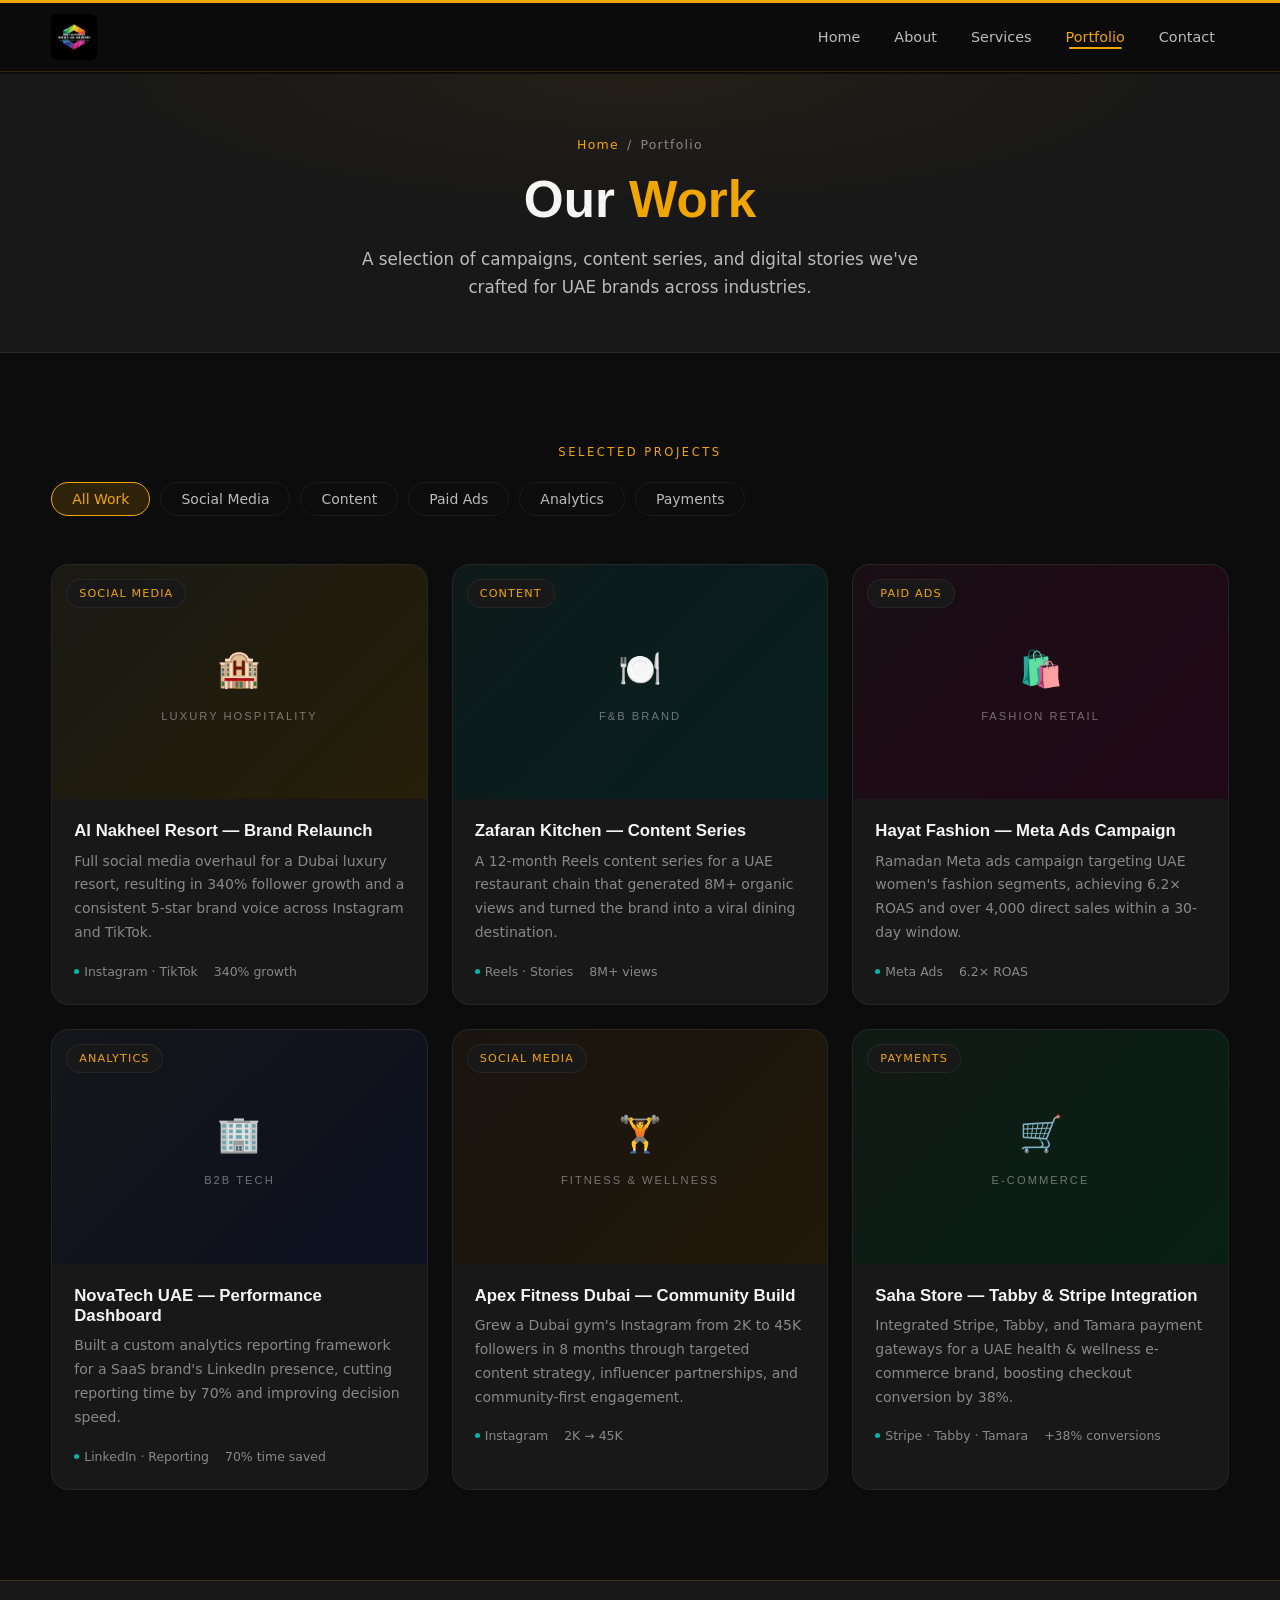
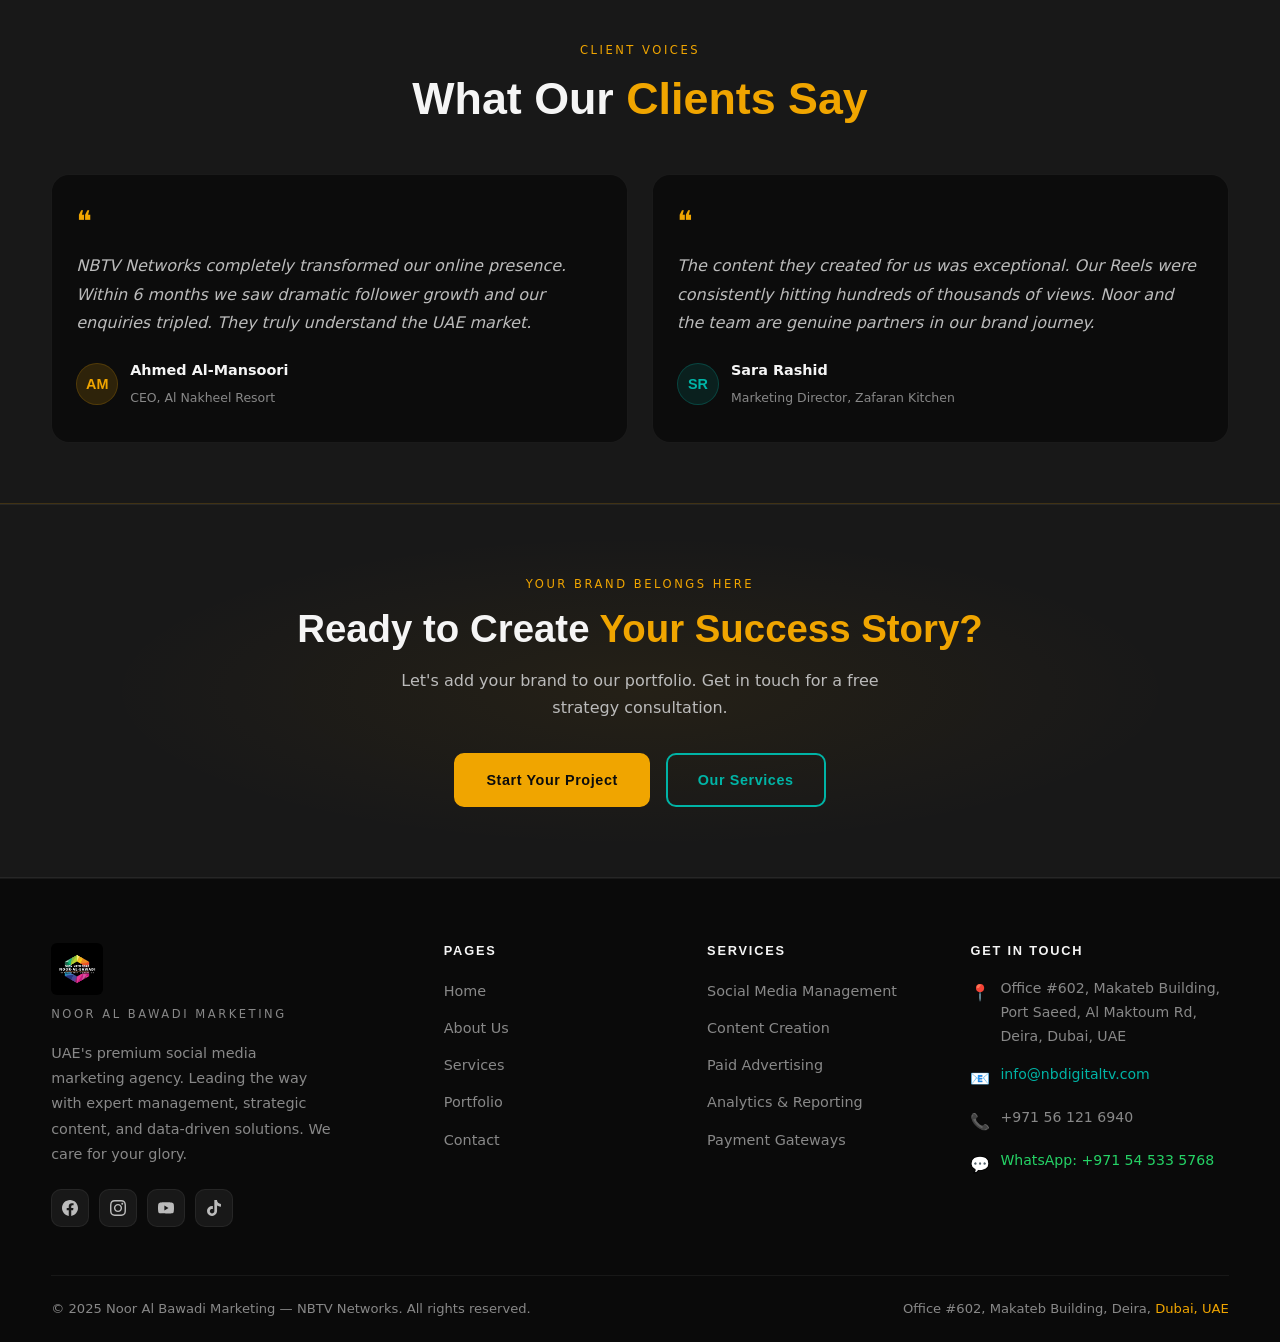
<file: portfolio.html>
<!DOCTYPE html>
<html lang="en">
<head>
  <meta charset="UTF-8" />
  <meta name="viewport" content="width=device-width, initial-scale=1.0" />
  <meta name="description" content="NBTV Networks portfolio — social media campaigns, content, paid advertising, and payment integrations for UAE brands." />
  <title>Portfolio | Noor Al Bawadi Marketing — NBTV Networks</title>
  <link rel="stylesheet" href="style.css" />
</head>
<body>
  <nav class="navbar" role="navigation" aria-label="Main navigation">
    <div class="container nav-inner">
      <a href="index.html" class="nav-logo" aria-label="Noor Al Bawadi Marketing Home">
        <img src="logo.jpeg" alt="NBTV Networks — Noor-Al-Bawadi Social Media Marketing" class="nav-logo-img" />
      </a>
      <ul class="nav-links" role="list">
        <li><a href="index.html">Home</a></li>
        <li><a href="about.html">About</a></li>
        <li><a href="services.html">Services</a></li>
        <li><a href="portfolio.html">Portfolio</a></li>
        <li><a href="contact.html">Contact</a></li>
      </ul>
      <button class="nav-toggle" id="navToggle" aria-expanded="false" aria-controls="mobileNav" aria-label="Toggle menu">
        <span></span><span></span><span></span>
      </button>
    </div>
    <div class="container">
      <ul class="nav-mobile" id="mobileNav" role="list">
        <li><a href="index.html">Home</a></li>
        <li><a href="about.html">About</a></li>
        <li><a href="services.html">Services</a></li>
        <li><a href="portfolio.html">Portfolio</a></li>
        <li><a href="contact.html">Contact</a></li>
      </ul>
    </div>
  </nav>
  <main class="page-content">

    <div class="page-banner">
      <div class="container">
        <div class="breadcrumb"><a href="index.html">Home</a><span>/</span>Portfolio</div>
        <h1>Our <span class="highlight-gold">Work</span></h1>
        <p>A selection of campaigns, content series, and digital stories we've crafted for UAE brands across industries.</p>
      </div>
    </div>

    <section class="section" aria-labelledby="portfolioTitle">
      <div class="container">
        <div style="text-align:center;margin-bottom:20px">
          <span class="section-label">Selected Projects</span>
        </div>
        <div class="portfolio-filters" role="group" aria-label="Filter by category">
          <button class="filter-btn active" data-filter="all">All Work</button>
          <button class="filter-btn" data-filter="social">Social Media</button>
          <button class="filter-btn" data-filter="content">Content</button>
          <button class="filter-btn" data-filter="ads">Paid Ads</button>
          <button class="filter-btn" data-filter="analytics">Analytics</button>
          <button class="filter-btn" data-filter="payments">Payments</button>
        </div>
        <div class="portfolio-grid">

          <article class="portfolio-card fade-up" data-category="social">
            <div class="portfolio-thumb variant-a">
              <div class="portfolio-thumb-label"><span class="thumb-icon" aria-hidden="true">🏨</span><span class="thumb-text">Luxury Hospitality</span></div>
              <span class="portfolio-tag">Social Media</span>
            </div>
            <div class="portfolio-info">
              <h3>Al Nakheel Resort — Brand Relaunch</h3>
              <p>Full social media overhaul for a Dubai luxury resort, resulting in 340% follower growth and a consistent 5-star brand voice across Instagram and TikTok.</p>
              <div class="portfolio-meta"><span><span class="meta-dot" aria-hidden="true"></span>Instagram · TikTok</span><span>340% growth</span></div>
            </div>
          </article>

          <article class="portfolio-card fade-up" data-category="content">
            <div class="portfolio-thumb variant-b">
              <div class="portfolio-thumb-label"><span class="thumb-icon" aria-hidden="true">🍽️</span><span class="thumb-text">F&amp;B Brand</span></div>
              <span class="portfolio-tag">Content</span>
            </div>
            <div class="portfolio-info">
              <h3>Zafaran Kitchen — Content Series</h3>
              <p>A 12-month Reels content series for a UAE restaurant chain that generated 8M+ organic views and turned the brand into a viral dining destination.</p>
              <div class="portfolio-meta"><span><span class="meta-dot" aria-hidden="true"></span>Reels · Stories</span><span>8M+ views</span></div>
            </div>
          </article>

          <article class="portfolio-card fade-up" data-category="ads">
            <div class="portfolio-thumb variant-c">
              <div class="portfolio-thumb-label"><span class="thumb-icon" aria-hidden="true">🛍️</span><span class="thumb-text">Fashion Retail</span></div>
              <span class="portfolio-tag">Paid Ads</span>
            </div>
            <div class="portfolio-info">
              <h3>Hayat Fashion — Meta Ads Campaign</h3>
              <p>Ramadan Meta ads campaign targeting UAE women's fashion segments, achieving 6.2× ROAS and over 4,000 direct sales within a 30-day window.</p>
              <div class="portfolio-meta"><span><span class="meta-dot" aria-hidden="true"></span>Meta Ads</span><span>6.2× ROAS</span></div>
            </div>
          </article>

          <article class="portfolio-card fade-up" data-category="analytics">
            <div class="portfolio-thumb variant-d">
              <div class="portfolio-thumb-label"><span class="thumb-icon" aria-hidden="true">🏢</span><span class="thumb-text">B2B Tech</span></div>
              <span class="portfolio-tag">Analytics</span>
            </div>
            <div class="portfolio-info">
              <h3>NovaTech UAE — Performance Dashboard</h3>
              <p>Built a custom analytics reporting framework for a SaaS brand's LinkedIn presence, cutting reporting time by 70% and improving decision speed.</p>
              <div class="portfolio-meta"><span><span class="meta-dot" aria-hidden="true"></span>LinkedIn · Reporting</span><span>70% time saved</span></div>
            </div>
          </article>

          <article class="portfolio-card fade-up" data-category="social">
            <div class="portfolio-thumb variant-e">
              <div class="portfolio-thumb-label"><span class="thumb-icon" aria-hidden="true">🏋️</span><span class="thumb-text">Fitness &amp; Wellness</span></div>
              <span class="portfolio-tag">Social Media</span>
            </div>
            <div class="portfolio-info">
              <h3>Apex Fitness Dubai — Community Build</h3>
              <p>Grew a Dubai gym's Instagram from 2K to 45K followers in 8 months through targeted content strategy, influencer partnerships, and community-first engagement.</p>
              <div class="portfolio-meta"><span><span class="meta-dot" aria-hidden="true"></span>Instagram</span><span>2K → 45K</span></div>
            </div>
          </article>

          <article class="portfolio-card fade-up" data-category="payments">
            <div class="portfolio-thumb variant-f">
              <div class="portfolio-thumb-label"><span class="thumb-icon" aria-hidden="true">🛒</span><span class="thumb-text">E-Commerce</span></div>
              <span class="portfolio-tag">Payments</span>
            </div>
            <div class="portfolio-info">
              <h3>Saha Store — Tabby &amp; Stripe Integration</h3>
              <p>Integrated Stripe, Tabby, and Tamara payment gateways for a UAE health &amp; wellness e-commerce brand, boosting checkout conversion by 38%.</p>
              <div class="portfolio-meta"><span><span class="meta-dot" aria-hidden="true"></span>Stripe · Tabby · Tamara</span><span>+38% conversions</span></div>
            </div>
          </article>

        </div>
      </div>
    </section>

    <section class="services-strip" aria-labelledby="testimonialTitle">
      <div class="container">
        <div style="text-align:center;margin-bottom:48px">
          <span class="section-label">Client Voices</span>
          <h2 class="section-title" id="testimonialTitle">What Our <span class="highlight-gold">Clients Say</span></h2>
        </div>
        <div class="strip-grid" style="grid-template-columns:repeat(2,1fr)">
          <article class="strip-tile fade-up" style="text-align:left">
            <div style="color:var(--gold);font-size:1.8rem;margin-bottom:16px;line-height:1" aria-hidden="true">❝</div>
            <p style="font-size:1rem;color:var(--text);margin-bottom:20px;font-style:italic;line-height:1.8">NBTV Networks completely transformed our online presence. Within 6 months we saw dramatic follower growth and our enquiries tripled. They truly understand the UAE market.</p>
            <div style="display:flex;align-items:center;gap:12px">
              <div style="width:42px;height:42px;border-radius:50%;background:var(--gold-dim);border:1px solid var(--border);display:flex;align-items:center;justify-content:center;font-family:var(--font-head);font-weight:700;color:var(--gold);font-size:.9rem" aria-hidden="true">AM</div>
              <div><strong style="display:block;color:var(--white);font-size:.9rem">Ahmed Al-Mansoori</strong><span style="font-size:.78rem;color:var(--text-light)">CEO, Al Nakheel Resort</span></div>
            </div>
          </article>
          <article class="strip-tile fade-up" style="text-align:left">
            <div style="color:var(--gold);font-size:1.8rem;margin-bottom:16px;line-height:1" aria-hidden="true">❝</div>
            <p style="font-size:1rem;color:var(--text);margin-bottom:20px;font-style:italic;line-height:1.8">The content they created for us was exceptional. Our Reels were consistently hitting hundreds of thousands of views. Noor and the team are genuine partners in our brand journey.</p>
            <div style="display:flex;align-items:center;gap:12px">
              <div style="width:42px;height:42px;border-radius:50%;background:var(--teal-dim);border:1px solid rgba(0,180,166,.25);display:flex;align-items:center;justify-content:center;font-family:var(--font-head);font-weight:700;color:var(--teal);font-size:.9rem" aria-hidden="true">SR</div>
              <div><strong style="display:block;color:var(--white);font-size:.9rem">Sara Rashid</strong><span style="font-size:.78rem;color:var(--text-light)">Marketing Director, Zafaran Kitchen</span></div>
            </div>
          </article>
        </div>
      </div>
    </section>

    <section class="cta-banner" aria-labelledby="portfolioCtaTitle">
      <div class="container">
        <span class="section-label">Your Brand Belongs Here</span>
        <h2 id="portfolioCtaTitle">Ready to Create <span class="highlight-gold">Your Success Story?</span></h2>
        <p>Let's add your brand to our portfolio. Get in touch for a free strategy consultation.</p>
        <div class="cta-buttons">
          <a href="contact.html" class="btn btn-gold">Start Your Project</a>
          <a href="services.html" class="btn btn-teal-outline">Our Services</a>
        </div>
      </div>
    </section>
  </main>
  <footer class="footer" role="contentinfo">
    <div class="container">
      <div class="footer-grid">
        <div class="footer-brand">
          <img src="logo.jpeg" alt="NBTV Networks Logo" class="footer-logo-img" />
          <div class="footer-tagline">Noor Al Bawadi Marketing</div>
          <p>UAE's premium social media marketing agency. Leading the way with expert management, strategic content, and data-driven solutions. We care for your glory.</p>
          <div class="footer-social" aria-label="Social media links">
            <a href="https://www.facebook.com/share/1auGxWhLZb/" target="_blank" rel="noopener noreferrer" class="social-btn fb" aria-label="Facebook" title="Facebook">
              <svg width="16" height="16" viewBox="0 0 24 24" fill="currentColor" aria-hidden="true"><path d="M24 12.073c0-6.627-5.373-12-12-12s-12 5.373-12 12c0 5.99 4.388 10.954 10.125 11.854v-8.385H7.078v-3.47h3.047V9.43c0-3.007 1.792-4.669 4.533-4.669 1.312 0 2.686.235 2.686.235v2.953H15.83c-1.491 0-1.956.925-1.956 1.874v2.25h3.328l-.532 3.47h-2.796v8.385C19.612 23.027 24 18.062 24 12.073z"/></svg>
            </a>
            <a href="https://www.instagram.com/noor.albawadi?igsh=MXZxajZpZHpzZ2Mzag==" target="_blank" rel="noopener noreferrer" class="social-btn ig" aria-label="Instagram" title="Instagram">
              <svg width="16" height="16" viewBox="0 0 24 24" fill="currentColor" aria-hidden="true"><path d="M12 2.163c3.204 0 3.584.012 4.85.07 3.252.148 4.771 1.691 4.919 4.919.058 1.265.069 1.645.069 4.849 0 3.205-.012 3.584-.069 4.849-.149 3.225-1.664 4.771-4.919 4.919-1.266.058-1.644.07-4.85.07-3.204 0-3.584-.012-4.849-.07-3.26-.149-4.771-1.699-4.919-4.92-.058-1.265-.07-1.644-.07-4.849 0-3.204.013-3.583.07-4.849.149-3.227 1.664-4.771 4.919-4.919 1.266-.057 1.645-.069 4.849-.069zm0-2.163c-3.259 0-3.667.014-4.947.072-4.358.2-6.78 2.618-6.98 6.98-.059 1.281-.073 1.689-.073 4.948 0 3.259.014 3.668.072 4.948.2 4.358 2.618 6.78 6.98 6.98 1.281.058 1.689.072 4.948.072 3.259 0 3.668-.014 4.948-.072 4.354-.2 6.782-2.618 6.979-6.98.059-1.28.073-1.689.073-4.948 0-3.259-.014-3.667-.072-4.947-.196-4.354-2.617-6.78-6.979-6.98-1.281-.059-1.69-.073-4.949-.073zm0 5.838c-3.403 0-6.162 2.759-6.162 6.162s2.759 6.163 6.162 6.163 6.162-2.759 6.162-6.163c0-3.403-2.759-6.162-6.162-6.162zm0 10.162c-2.209 0-4-1.79-4-4 0-2.209 1.791-4 4-4s4 1.791 4 4c0 2.21-1.791 4-4 4zm6.406-11.845c-.796 0-1.441.645-1.441 1.44s.645 1.44 1.441 1.44c.795 0 1.439-.645 1.439-1.44s-.644-1.44-1.439-1.44z"/></svg>
            </a>
            <a href="https://youtube.com/@nooralbawadi?si=MhDZoxv-vFvPevw5" target="_blank" rel="noopener noreferrer" class="social-btn yt" aria-label="YouTube" title="YouTube">
              <svg width="16" height="16" viewBox="0 0 24 24" fill="currentColor" aria-hidden="true"><path d="M23.498 6.186a3.016 3.016 0 0 0-2.122-2.136C19.505 3.545 12 3.545 12 3.545s-7.505 0-9.377.505A3.017 3.017 0 0 0 .502 6.186C0 8.07 0 12 0 12s0 3.93.502 5.814a3.016 3.016 0 0 0 2.122 2.136c1.871.505 9.376.505 9.376.505s7.505 0 9.377-.505a3.015 3.015 0 0 0 2.122-2.136C24 15.93 24 12 24 12s0-3.93-.502-5.814zM9.545 15.568V8.432L15.818 12l-6.273 3.568z"/></svg>
            </a>
            <a href="https://www.tiktok.com/@noor_al_bawadi?_r=1&_t=ZS-94ZJUxUzIbn" target="_blank" rel="noopener noreferrer" class="social-btn tt" aria-label="TikTok" title="TikTok">
              <svg width="16" height="16" viewBox="0 0 24 24" fill="currentColor" aria-hidden="true"><path d="M12.525.02c1.31-.02 2.61-.01 3.91-.02.08 1.53.63 3.09 1.75 4.17 1.12 1.11 2.7 1.62 4.24 1.79v4.03c-1.44-.05-2.89-.35-4.2-.97-.57-.26-1.1-.59-1.62-.93-.01 2.92.01 5.84-.02 8.75-.08 1.4-.54 2.79-1.35 3.94-1.31 1.92-3.58 3.17-5.91 3.21-1.43.08-2.86-.31-4.08-1.03-2.02-1.19-3.44-3.37-3.65-5.71-.02-.5-.03-1-.01-1.49.18-1.9 1.12-3.72 2.58-4.96 1.66-1.44 3.98-2.13 6.15-1.72.02 1.48-.04 2.96-.04 4.44-.99-.32-2.15-.23-3.02.37-.63.41-1.11 1.04-1.36 1.75-.21.51-.15 1.07-.14 1.61.24 1.64 1.82 3.02 3.5 2.87 1.12-.01 2.19-.66 2.77-1.61.19-.33.4-.67.41-1.06.1-1.79.06-3.57.07-5.36.01-4.03-.01-8.05.02-12.07z"/></svg>
            </a>
          </div>
        </div>
        <nav class="footer-col" aria-label="Footer navigation">
          <h4>Pages</h4>
          <ul>
            <li><a href="index.html">Home</a></li>
            <li><a href="about.html">About Us</a></li>
            <li><a href="services.html">Services</a></li>
            <li><a href="portfolio.html">Portfolio</a></li>
            <li><a href="contact.html">Contact</a></li>
          </ul>
        </nav>
        <div class="footer-col">
          <h4>Services</h4>
          <ul>
            <li><a href="services.html#social">Social Media Management</a></li>
            <li><a href="services.html#content">Content Creation</a></li>
            <li><a href="services.html#ads">Paid Advertising</a></li>
            <li><a href="services.html#analytics">Analytics &amp; Reporting</a></li>
            <li><a href="services.html#payments">Payment Gateways</a></li>
          </ul>
        </div>
        <div class="footer-col">
          <h4>Get in Touch</h4>
          <div class="footer-contact-item"><span class="icon" aria-hidden="true">📍</span><span>Office #602, Makateb Building, Port Saeed, Al Maktoum Rd, Deira, Dubai, UAE</span></div>
          <div class="footer-contact-item"><span class="icon" aria-hidden="true">📧</span><a href="mailto:info@nbdigitaltv.com" style="color:var(--teal)">info@nbdigitaltv.com</a></div>
          <div class="footer-contact-item"><span class="icon" aria-hidden="true">📞</span><a href="tel:+971561216940" style="color:inherit">+971 56 121 6940</a></div>
          <div class="footer-contact-item"><span class="icon" aria-hidden="true">💬</span><a href="https://wa.me/971545335768" target="_blank" rel="noopener noreferrer" style="color:#25D366">WhatsApp: +971 54 533 5768</a></div>
        </div>
      </div>
      <div class="footer-bottom">
        <span>© 2025 Noor Al Bawadi Marketing — NBTV Networks. All rights reserved.</span>
        <span>Office #602, Makateb Building, Deira, <a href="contact.html">Dubai, UAE</a></span>
      </div>
    </div>
  </footer>
  <script src="main.js"></script>
</body>
</html>
</file>
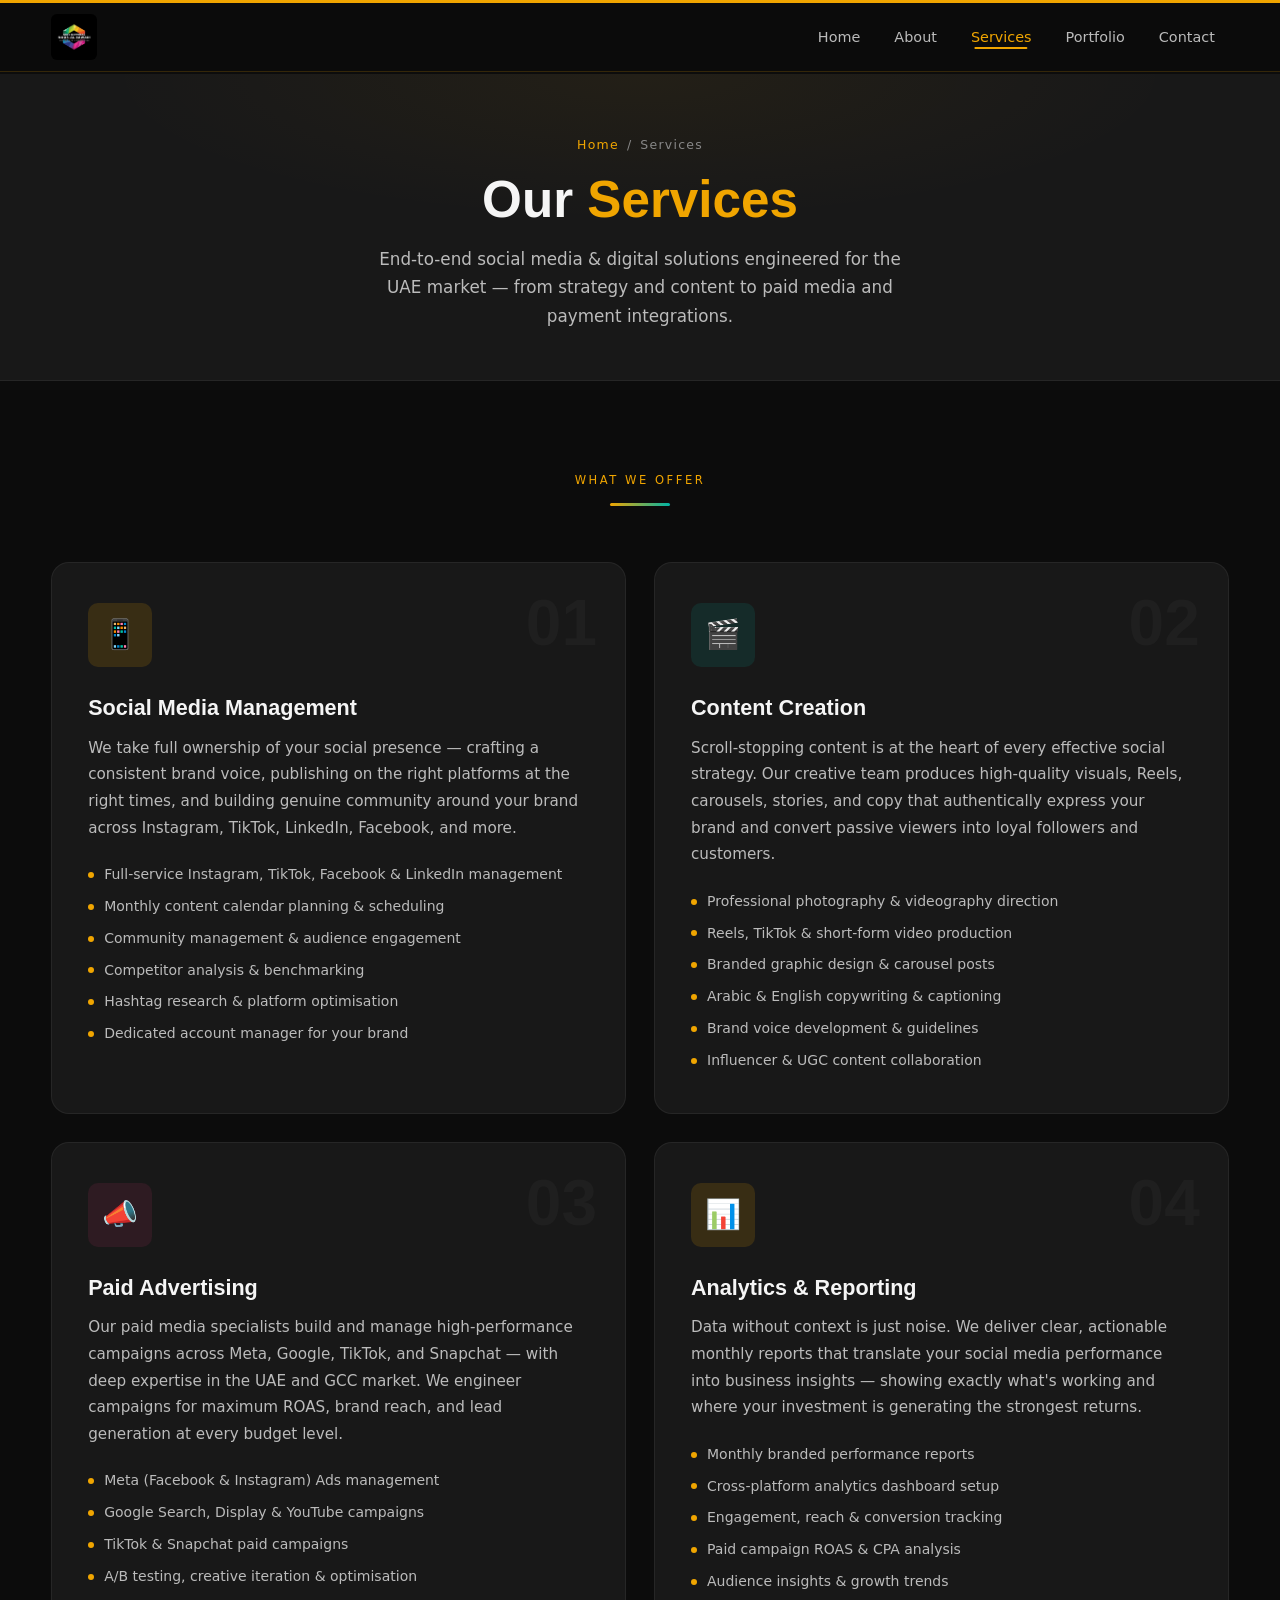
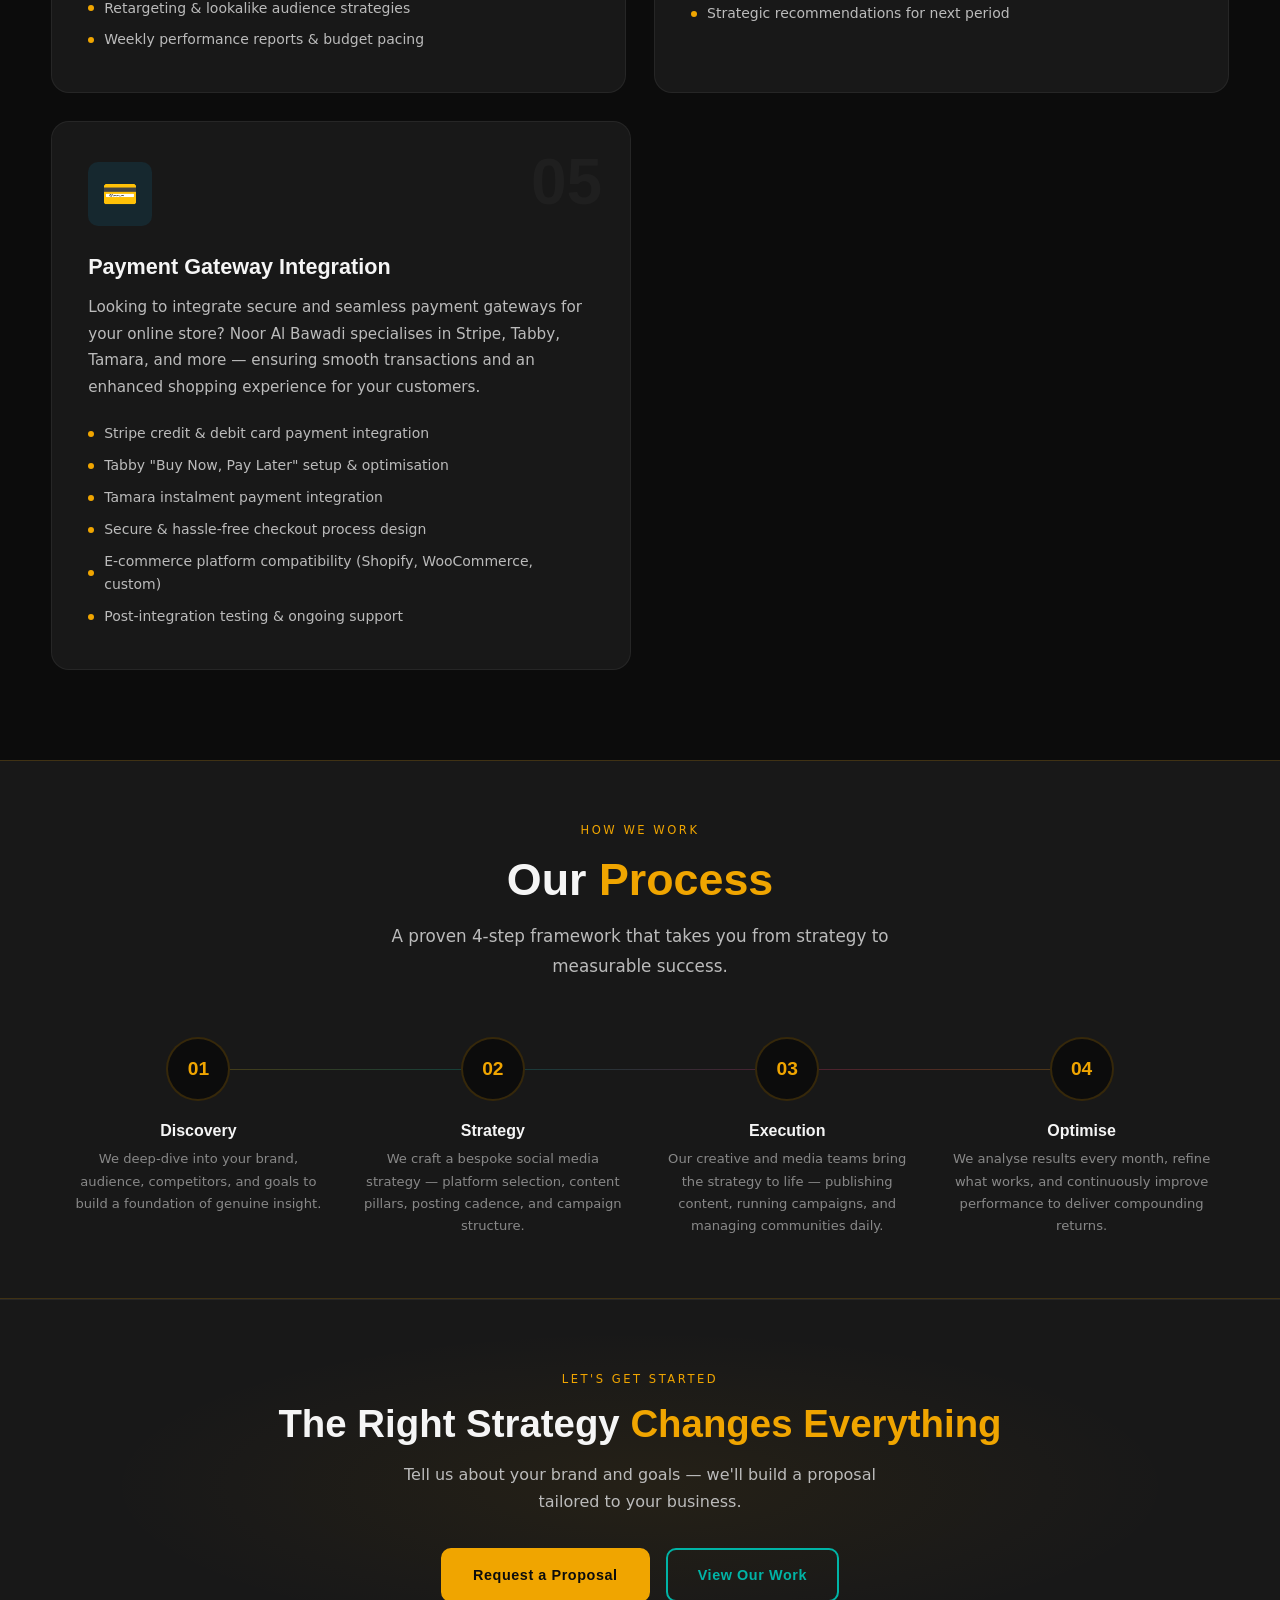
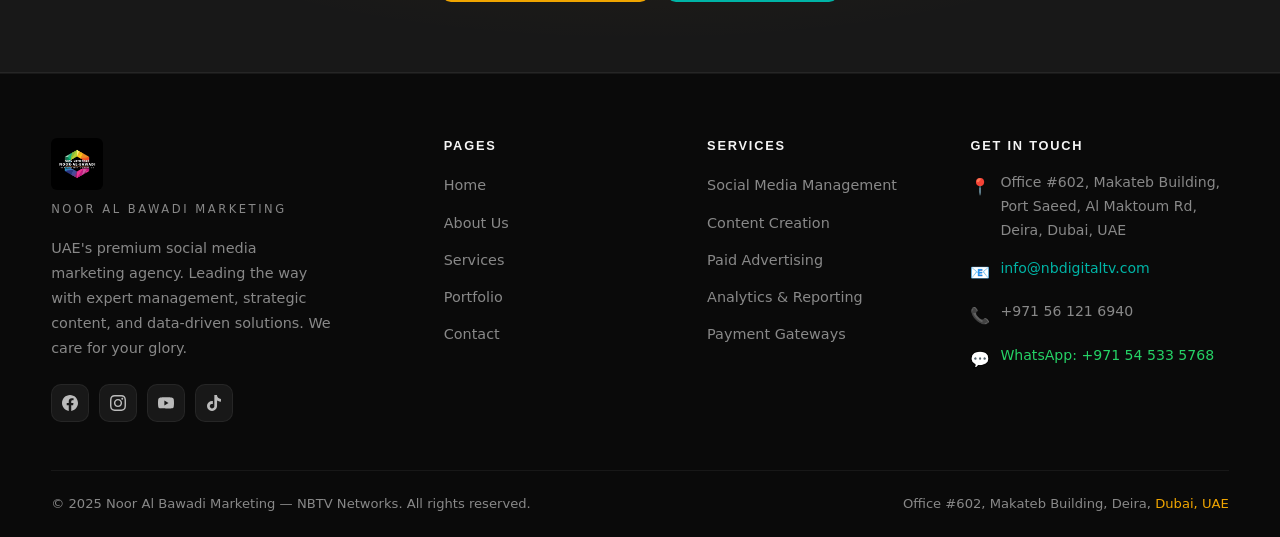
<file: services.html>
<!DOCTYPE html>
<html lang="en">
<head>
  <meta charset="UTF-8" />
  <meta name="viewport" content="width=device-width, initial-scale=1.0" />
  <meta name="description" content="Noor Al Bawadi Marketing services — Social Media, Content, Paid Ads, Analytics, Payment Gateways. Dubai, UAE." />
  <title>Services | Noor Al Bawadi Marketing — NBTV Networks</title>
  <link rel="stylesheet" href="style.css" />
</head>
<body>
  <nav class="navbar" role="navigation" aria-label="Main navigation">
    <div class="container nav-inner">
      <a href="index.html" class="nav-logo" aria-label="Noor Al Bawadi Marketing Home">
        <img src="logo.jpeg" alt="NBTV Networks — Noor-Al-Bawadi Social Media Marketing" class="nav-logo-img" />
      </a>
      <ul class="nav-links" role="list">
        <li><a href="index.html">Home</a></li>
        <li><a href="about.html">About</a></li>
        <li><a href="services.html">Services</a></li>
        <li><a href="portfolio.html">Portfolio</a></li>
        <li><a href="contact.html">Contact</a></li>
      </ul>
      <button class="nav-toggle" id="navToggle" aria-expanded="false" aria-controls="mobileNav" aria-label="Toggle menu">
        <span></span><span></span><span></span>
      </button>
    </div>
    <div class="container">
      <ul class="nav-mobile" id="mobileNav" role="list">
        <li><a href="index.html">Home</a></li>
        <li><a href="about.html">About</a></li>
        <li><a href="services.html">Services</a></li>
        <li><a href="portfolio.html">Portfolio</a></li>
        <li><a href="contact.html">Contact</a></li>
      </ul>
    </div>
  </nav>
  <main class="page-content">

    <div class="page-banner">
      <div class="container">
        <div class="breadcrumb"><a href="index.html">Home</a><span>/</span>Services</div>
        <h1>Our <span class="highlight-gold">Services</span></h1>
        <p>End-to-end social media &amp; digital solutions engineered for the UAE market — from strategy and content to paid media and payment integrations.</p>
      </div>
    </div>

    <section class="section" aria-labelledby="servicesTitle">
      <div class="container">
        <div style="text-align:center;margin-bottom:56px">
          <span class="section-label">What We Offer</span>
          <div class="divider" style="margin:12px auto 0"></div>
        </div>
        <div class="services-grid">

          <article class="service-card fade-up" id="social" data-num="01">
            <div class="service-icon gold" aria-hidden="true">📱</div>
            <h3>Social Media Management</h3>
            <p>We take full ownership of your social presence — crafting a consistent brand voice, publishing on the right platforms at the right times, and building genuine community around your brand across Instagram, TikTok, LinkedIn, Facebook, and more.</p>
            <ul class="service-features">
              <li class="service-feature">Full-service Instagram, TikTok, Facebook &amp; LinkedIn management</li>
              <li class="service-feature">Monthly content calendar planning &amp; scheduling</li>
              <li class="service-feature">Community management &amp; audience engagement</li>
              <li class="service-feature">Competitor analysis &amp; benchmarking</li>
              <li class="service-feature">Hashtag research &amp; platform optimisation</li>
              <li class="service-feature">Dedicated account manager for your brand</li>
            </ul>
          </article>

          <article class="service-card fade-up" id="content" data-num="02">
            <div class="service-icon teal" aria-hidden="true">🎬</div>
            <h3>Content Creation</h3>
            <p>Scroll-stopping content is at the heart of every effective social strategy. Our creative team produces high-quality visuals, Reels, carousels, stories, and copy that authentically express your brand and convert passive viewers into loyal followers and customers.</p>
            <ul class="service-features">
              <li class="service-feature">Professional photography &amp; videography direction</li>
              <li class="service-feature">Reels, TikTok &amp; short-form video production</li>
              <li class="service-feature">Branded graphic design &amp; carousel posts</li>
              <li class="service-feature">Arabic &amp; English copywriting &amp; captioning</li>
              <li class="service-feature">Brand voice development &amp; guidelines</li>
              <li class="service-feature">Influencer &amp; UGC content collaboration</li>
            </ul>
          </article>

          <article class="service-card fade-up" id="ads" data-num="03">
            <div class="service-icon pink" aria-hidden="true">📣</div>
            <h3>Paid Advertising</h3>
            <p>Our paid media specialists build and manage high-performance campaigns across Meta, Google, TikTok, and Snapchat — with deep expertise in the UAE and GCC market. We engineer campaigns for maximum ROAS, brand reach, and lead generation at every budget level.</p>
            <ul class="service-features">
              <li class="service-feature">Meta (Facebook &amp; Instagram) Ads management</li>
              <li class="service-feature">Google Search, Display &amp; YouTube campaigns</li>
              <li class="service-feature">TikTok &amp; Snapchat paid campaigns</li>
              <li class="service-feature">A/B testing, creative iteration &amp; optimisation</li>
              <li class="service-feature">Retargeting &amp; lookalike audience strategies</li>
              <li class="service-feature">Weekly performance reports &amp; budget pacing</li>
            </ul>
          </article>

          <article class="service-card fade-up" id="analytics" data-num="04">
            <div class="service-icon gold" aria-hidden="true">📊</div>
            <h3>Analytics &amp; Reporting</h3>
            <p>Data without context is just noise. We deliver clear, actionable monthly reports that translate your social media performance into business insights — showing exactly what's working and where your investment is generating the strongest returns.</p>
            <ul class="service-features">
              <li class="service-feature">Monthly branded performance reports</li>
              <li class="service-feature">Cross-platform analytics dashboard setup</li>
              <li class="service-feature">Engagement, reach &amp; conversion tracking</li>
              <li class="service-feature">Paid campaign ROAS &amp; CPA analysis</li>
              <li class="service-feature">Audience insights &amp; growth trends</li>
              <li class="service-feature">Strategic recommendations for next period</li>
            </ul>
          </article>

          <article class="service-card fade-up" id="payments" data-num="05" style="grid-column:1/-1;max-width:580px">
            <div class="service-icon blue" aria-hidden="true">💳</div>
            <h3>Payment Gateway Integration</h3>
            <p>Looking to integrate secure and seamless payment gateways for your online store? Noor Al Bawadi specialises in Stripe, Tabby, Tamara, and more — ensuring smooth transactions and an enhanced shopping experience for your customers.</p>
            <ul class="service-features">
              <li class="service-feature">Stripe credit &amp; debit card payment integration</li>
              <li class="service-feature">Tabby "Buy Now, Pay Later" setup &amp; optimisation</li>
              <li class="service-feature">Tamara instalment payment integration</li>
              <li class="service-feature">Secure &amp; hassle-free checkout process design</li>
              <li class="service-feature">E-commerce platform compatibility (Shopify, WooCommerce, custom)</li>
              <li class="service-feature">Post-integration testing &amp; ongoing support</li>
            </ul>
          </article>

        </div>
      </div>
    </section>

    <section class="services-strip" aria-labelledby="processTitle">
      <div class="container">
        <div style="text-align:center;margin-bottom:56px">
          <span class="section-label">How We Work</span>
          <h2 class="section-title" id="processTitle">Our <span class="highlight-gold">Process</span></h2>
          <p class="section-subtitle" style="margin:0 auto;text-align:center">A proven 4-step framework that takes you from strategy to measurable success.</p>
        </div>
        <div class="process-steps">
          <div class="process-step fade-up"><div class="step-num" aria-hidden="true">01</div><h4>Discovery</h4><p>We deep-dive into your brand, audience, competitors, and goals to build a foundation of genuine insight.</p></div>
          <div class="process-step fade-up"><div class="step-num" aria-hidden="true">02</div><h4>Strategy</h4><p>We craft a bespoke social media strategy — platform selection, content pillars, posting cadence, and campaign structure.</p></div>
          <div class="process-step fade-up"><div class="step-num" aria-hidden="true">03</div><h4>Execution</h4><p>Our creative and media teams bring the strategy to life — publishing content, running campaigns, and managing communities daily.</p></div>
          <div class="process-step fade-up"><div class="step-num" aria-hidden="true">04</div><h4>Optimise</h4><p>We analyse results every month, refine what works, and continuously improve performance to deliver compounding returns.</p></div>
        </div>
      </div>
    </section>

    <section class="cta-banner" aria-labelledby="servicesCtaTitle">
      <div class="container">
        <span class="section-label">Let's Get Started</span>
        <h2 id="servicesCtaTitle">The Right Strategy <span class="highlight-gold">Changes Everything</span></h2>
        <p>Tell us about your brand and goals — we'll build a proposal tailored to your business.</p>
        <div class="cta-buttons">
          <a href="contact.html" class="btn btn-gold">Request a Proposal</a>
          <a href="portfolio.html" class="btn btn-teal-outline">View Our Work</a>
        </div>
      </div>
    </section>
  </main>
  <footer class="footer" role="contentinfo">
    <div class="container">
      <div class="footer-grid">
        <div class="footer-brand">
          <img src="logo.jpeg" alt="NBTV Networks Logo" class="footer-logo-img" />
          <div class="footer-tagline">Noor Al Bawadi Marketing</div>
          <p>UAE's premium social media marketing agency. Leading the way with expert management, strategic content, and data-driven solutions. We care for your glory.</p>
          <div class="footer-social" aria-label="Social media links">
            <a href="https://www.facebook.com/share/1auGxWhLZb/" target="_blank" rel="noopener noreferrer" class="social-btn fb" aria-label="Facebook" title="Facebook">
              <svg width="16" height="16" viewBox="0 0 24 24" fill="currentColor" aria-hidden="true"><path d="M24 12.073c0-6.627-5.373-12-12-12s-12 5.373-12 12c0 5.99 4.388 10.954 10.125 11.854v-8.385H7.078v-3.47h3.047V9.43c0-3.007 1.792-4.669 4.533-4.669 1.312 0 2.686.235 2.686.235v2.953H15.83c-1.491 0-1.956.925-1.956 1.874v2.25h3.328l-.532 3.47h-2.796v8.385C19.612 23.027 24 18.062 24 12.073z"/></svg>
            </a>
            <a href="https://www.instagram.com/noor.albawadi?igsh=MXZxajZpZHpzZ2Mzag==" target="_blank" rel="noopener noreferrer" class="social-btn ig" aria-label="Instagram" title="Instagram">
              <svg width="16" height="16" viewBox="0 0 24 24" fill="currentColor" aria-hidden="true"><path d="M12 2.163c3.204 0 3.584.012 4.85.07 3.252.148 4.771 1.691 4.919 4.919.058 1.265.069 1.645.069 4.849 0 3.205-.012 3.584-.069 4.849-.149 3.225-1.664 4.771-4.919 4.919-1.266.058-1.644.07-4.85.07-3.204 0-3.584-.012-4.849-.07-3.26-.149-4.771-1.699-4.919-4.92-.058-1.265-.07-1.644-.07-4.849 0-3.204.013-3.583.07-4.849.149-3.227 1.664-4.771 4.919-4.919 1.266-.057 1.645-.069 4.849-.069zm0-2.163c-3.259 0-3.667.014-4.947.072-4.358.2-6.78 2.618-6.98 6.98-.059 1.281-.073 1.689-.073 4.948 0 3.259.014 3.668.072 4.948.2 4.358 2.618 6.78 6.98 6.98 1.281.058 1.689.072 4.948.072 3.259 0 3.668-.014 4.948-.072 4.354-.2 6.782-2.618 6.979-6.98.059-1.28.073-1.689.073-4.948 0-3.259-.014-3.667-.072-4.947-.196-4.354-2.617-6.78-6.979-6.98-1.281-.059-1.69-.073-4.949-.073zm0 5.838c-3.403 0-6.162 2.759-6.162 6.162s2.759 6.163 6.162 6.163 6.162-2.759 6.162-6.163c0-3.403-2.759-6.162-6.162-6.162zm0 10.162c-2.209 0-4-1.79-4-4 0-2.209 1.791-4 4-4s4 1.791 4 4c0 2.21-1.791 4-4 4zm6.406-11.845c-.796 0-1.441.645-1.441 1.44s.645 1.44 1.441 1.44c.795 0 1.439-.645 1.439-1.44s-.644-1.44-1.439-1.44z"/></svg>
            </a>
            <a href="https://youtube.com/@nooralbawadi?si=MhDZoxv-vFvPevw5" target="_blank" rel="noopener noreferrer" class="social-btn yt" aria-label="YouTube" title="YouTube">
              <svg width="16" height="16" viewBox="0 0 24 24" fill="currentColor" aria-hidden="true"><path d="M23.498 6.186a3.016 3.016 0 0 0-2.122-2.136C19.505 3.545 12 3.545 12 3.545s-7.505 0-9.377.505A3.017 3.017 0 0 0 .502 6.186C0 8.07 0 12 0 12s0 3.93.502 5.814a3.016 3.016 0 0 0 2.122 2.136c1.871.505 9.376.505 9.376.505s7.505 0 9.377-.505a3.015 3.015 0 0 0 2.122-2.136C24 15.93 24 12 24 12s0-3.93-.502-5.814zM9.545 15.568V8.432L15.818 12l-6.273 3.568z"/></svg>
            </a>
            <a href="https://www.tiktok.com/@noor_al_bawadi?_r=1&_t=ZS-94ZJUxUzIbn" target="_blank" rel="noopener noreferrer" class="social-btn tt" aria-label="TikTok" title="TikTok">
              <svg width="16" height="16" viewBox="0 0 24 24" fill="currentColor" aria-hidden="true"><path d="M12.525.02c1.31-.02 2.61-.01 3.91-.02.08 1.53.63 3.09 1.75 4.17 1.12 1.11 2.7 1.62 4.24 1.79v4.03c-1.44-.05-2.89-.35-4.2-.97-.57-.26-1.1-.59-1.62-.93-.01 2.92.01 5.84-.02 8.75-.08 1.4-.54 2.79-1.35 3.94-1.31 1.92-3.58 3.17-5.91 3.21-1.43.08-2.86-.31-4.08-1.03-2.02-1.19-3.44-3.37-3.65-5.71-.02-.5-.03-1-.01-1.49.18-1.9 1.12-3.72 2.58-4.96 1.66-1.44 3.98-2.13 6.15-1.72.02 1.48-.04 2.96-.04 4.44-.99-.32-2.15-.23-3.02.37-.63.41-1.11 1.04-1.36 1.75-.21.51-.15 1.07-.14 1.61.24 1.64 1.82 3.02 3.5 2.87 1.12-.01 2.19-.66 2.77-1.61.19-.33.4-.67.41-1.06.1-1.79.06-3.57.07-5.36.01-4.03-.01-8.05.02-12.07z"/></svg>
            </a>
          </div>
        </div>
        <nav class="footer-col" aria-label="Footer navigation">
          <h4>Pages</h4>
          <ul>
            <li><a href="index.html">Home</a></li>
            <li><a href="about.html">About Us</a></li>
            <li><a href="services.html">Services</a></li>
            <li><a href="portfolio.html">Portfolio</a></li>
            <li><a href="contact.html">Contact</a></li>
          </ul>
        </nav>
        <div class="footer-col">
          <h4>Services</h4>
          <ul>
            <li><a href="services.html#social">Social Media Management</a></li>
            <li><a href="services.html#content">Content Creation</a></li>
            <li><a href="services.html#ads">Paid Advertising</a></li>
            <li><a href="services.html#analytics">Analytics &amp; Reporting</a></li>
            <li><a href="services.html#payments">Payment Gateways</a></li>
          </ul>
        </div>
        <div class="footer-col">
          <h4>Get in Touch</h4>
          <div class="footer-contact-item"><span class="icon" aria-hidden="true">📍</span><span>Office #602, Makateb Building, Port Saeed, Al Maktoum Rd, Deira, Dubai, UAE</span></div>
          <div class="footer-contact-item"><span class="icon" aria-hidden="true">📧</span><a href="mailto:info@nbdigitaltv.com" style="color:var(--teal)">info@nbdigitaltv.com</a></div>
          <div class="footer-contact-item"><span class="icon" aria-hidden="true">📞</span><a href="tel:+971561216940" style="color:inherit">+971 56 121 6940</a></div>
          <div class="footer-contact-item"><span class="icon" aria-hidden="true">💬</span><a href="https://wa.me/971545335768" target="_blank" rel="noopener noreferrer" style="color:#25D366">WhatsApp: +971 54 533 5768</a></div>
        </div>
      </div>
      <div class="footer-bottom">
        <span>© 2025 Noor Al Bawadi Marketing — NBTV Networks. All rights reserved.</span>
        <span>Office #602, Makateb Building, Deira, <a href="contact.html">Dubai, UAE</a></span>
      </div>
    </div>
  </footer>
  <script src="main.js"></script>
</body>
</html>
</file>
<file: style.css>
/* ============================================================
   NBTV Networks — Noor-Al-Bawadi
   Main Stylesheet | style.css  v2
   Dark Premium Aesthetic | UAE Social Media Agency
   ============================================================ */

:root {
  --bg:          #0C0C0C;
  --card:        #181818;
  --gold:        #F0A500;
  --gold-dim:    rgba(240,165,0,0.15);
  --teal:        #00B4A6;
  --teal-dim:    rgba(0,180,166,0.12);
  --pink:        #E8347A;
  --text:        #BBBBBB;
  --text-light:  #888888;
  --white:       #F5F5F5;
  --border:      rgba(240,165,0,0.18);
  --border-card: rgba(255,255,255,0.06);
  --font-head:   'Trebuchet MS','Lucida Grande',sans-serif;
  --font-body:   Calibri,'Segoe UI',system-ui,sans-serif;
  --radius:      10px;
  --radius-lg:   18px;
  --transition:  0.28s cubic-bezier(0.4,0,0.2,1);
  --shadow:      0 8px 40px rgba(0,0,0,0.55);
}

*,*::before,*::after{box-sizing:border-box;margin:0;padding:0}
html{scroll-behavior:smooth;font-size:16px}
body{background:var(--bg);color:var(--text);font-family:var(--font-body);line-height:1.7;min-height:100vh;border-top:3px solid var(--gold)}
img{max-width:100%;display:block}
a{color:inherit;text-decoration:none}
ul{list-style:none}
h1,h2,h3,h4{font-family:var(--font-head);color:var(--white);line-height:1.2}
p{color:var(--text)}

/* Utility */
.container{width:92%;max-width:1180px;margin:0 auto}
.section{padding:90px 0}
.section-label{font-size:.72rem;letter-spacing:.22em;text-transform:uppercase;color:var(--gold);display:block;margin-bottom:12px}
.section-title{font-size:clamp(1.9rem,4vw,2.8rem);margin-bottom:16px}
.section-subtitle{font-size:1.05rem;color:var(--text);max-width:560px;line-height:1.75}
.highlight-gold{color:var(--gold)}
.highlight-teal{color:var(--teal)}
.highlight-pink{color:var(--pink)}

/* Divider */
.divider{width:60px;height:3px;background:linear-gradient(90deg,var(--gold),var(--teal));border-radius:2px;margin-bottom:24px}

/* Buttons */
.btn{display:inline-flex;align-items:center;gap:8px;padding:13px 30px;font-family:var(--font-head);font-size:.9rem;font-weight:600;letter-spacing:.04em;border-radius:var(--radius);border:2px solid transparent;cursor:pointer;transition:var(--transition);white-space:nowrap}
.btn-gold{background:var(--gold);color:#0C0C0C;border-color:var(--gold)}
.btn-gold:hover{background:transparent;color:var(--gold);box-shadow:0 0 20px rgba(240,165,0,.35)}
.btn-teal-outline{background:transparent;color:var(--teal);border-color:var(--teal)}
.btn-teal-outline:hover{background:var(--teal);color:#0C0C0C;box-shadow:0 0 20px rgba(0,180,166,.35)}
.btn-whatsapp{background:#25D366;color:#fff;border-color:#25D366;font-size:1rem;padding:14px 34px}
.btn-whatsapp:hover{background:transparent;color:#25D366}

/* ── Navbar ─────────────────────────────────────────────── */
.navbar{position:fixed;top:3px;left:0;right:0;z-index:1000;background:rgba(12,12,12,0.95);backdrop-filter:blur(14px);-webkit-backdrop-filter:blur(14px);border-bottom:1px solid var(--border);transition:var(--transition)}
.nav-inner{display:flex;align-items:center;justify-content:space-between;height:68px}

/* Logo image */
.nav-logo{display:flex;align-items:center;gap:0}
.nav-logo-img{height:46px;width:auto;display:block;object-fit:contain;border-radius:6px}

/* Desktop links */
.nav-links{display:flex;align-items:center;gap:6px}
.nav-links a{font-size:.9rem;color:var(--text);padding:8px 14px;border-radius:6px;position:relative;transition:color var(--transition)}
.nav-links a::after{content:'';position:absolute;bottom:4px;left:50%;width:0;height:2px;background:var(--gold);transform:translateX(-50%);border-radius:2px;transition:width var(--transition)}
.nav-links a:hover,.nav-links a.active{color:var(--gold)}
.nav-links a:hover::after,.nav-links a.active::after{width:60%}

/* Hamburger */
.nav-toggle{display:none;flex-direction:column;justify-content:center;gap:5px;width:36px;height:36px;background:none;border:none;cursor:pointer;padding:4px}
.nav-toggle span{display:block;height:2px;background:var(--gold);border-radius:2px;transition:var(--transition)}
.nav-toggle.open span:nth-child(1){transform:translateY(7px) rotate(45deg)}
.nav-toggle.open span:nth-child(2){opacity:0}
.nav-toggle.open span:nth-child(3){transform:translateY(-7px) rotate(-45deg)}

/* Mobile menu */
.nav-mobile{display:none;flex-direction:column;gap:4px;padding:14px 0 18px;border-top:1px solid var(--border)}
.nav-mobile.open{display:flex}
.nav-mobile a{font-size:1rem;color:var(--text);padding:10px 0;border-bottom:1px solid rgba(255,255,255,.04);transition:color var(--transition)}
.nav-mobile a:hover,.nav-mobile a.active{color:var(--gold);padding-left:8px}

.page-content{padding-top:71px}

/* ── Hero ───────────────────────────────────────────────── */
.hero{position:relative;min-height:calc(100vh - 71px);display:flex;align-items:center;overflow:hidden;background:var(--bg)}
.hero::before{content:'';position:absolute;inset:0;background:radial-gradient(ellipse 60% 55% at 70% 40%,rgba(240,165,0,.07),transparent 70%),radial-gradient(ellipse 40% 40% at 20% 70%,rgba(0,180,166,.07),transparent 65%),radial-gradient(ellipse 30% 30% at 85% 80%,rgba(232,52,122,.05),transparent 60%);pointer-events:none}
.hero::after{content:'';position:absolute;inset:0;background-image:linear-gradient(rgba(240,165,0,.03) 1px,transparent 1px),linear-gradient(90deg,rgba(240,165,0,.03) 1px,transparent 1px);background-size:60px 60px;pointer-events:none}
.hero-content{position:relative;z-index:1;max-width:700px}

.hero-eyebrow{display:inline-flex;align-items:center;gap:10px;font-size:.72rem;letter-spacing:.24em;text-transform:uppercase;color:var(--gold);margin-bottom:24px;padding:7px 16px;border:1px solid var(--border);border-radius:100px;background:var(--gold-dim)}
.hero-eyebrow::before{content:'';width:6px;height:6px;border-radius:50%;background:var(--gold);box-shadow:0 0 8px var(--gold);animation:pulse 2s infinite}
@keyframes pulse{0%,100%{opacity:1;transform:scale(1)}50%{opacity:.4;transform:scale(1.4)}}

.hero-title{font-size:clamp(2.4rem,6vw,4.4rem);line-height:1.1;margin-bottom:24px;letter-spacing:-.01em}
.hero-title .line-gold{color:var(--gold);display:block}
.hero-subtitle{font-size:clamp(1rem,2vw,1.15rem);color:var(--text);max-width:520px;margin-bottom:40px;line-height:1.8}
.hero-cta{display:flex;flex-wrap:wrap;gap:16px}

.hero-badge{position:absolute;right:8%;top:50%;transform:translateY(-50%);width:160px;height:160px;border-radius:50%;border:1px solid var(--border);background:var(--card);display:flex;flex-direction:column;align-items:center;justify-content:center;text-align:center;gap:4px;animation:floatBadge 6s ease-in-out infinite;z-index:1}
.hero-badge .badge-num{font-family:var(--font-head);font-size:2.2rem;font-weight:700;color:var(--gold);line-height:1}
.hero-badge .badge-text{font-size:.65rem;letter-spacing:.12em;text-transform:uppercase;color:var(--text-light)}
@keyframes floatBadge{0%,100%{transform:translateY(-50%) translateY(0)}50%{transform:translateY(-50%) translateY(-14px)}}

/* ── Services Strip ─────────────────────────────────────── */
.services-strip{background:var(--card);border-top:1px solid var(--border);border-bottom:1px solid var(--border);padding:60px 0}
.strip-header{text-align:center;margin-bottom:48px}
.strip-grid{display:grid;grid-template-columns:repeat(4,1fr);gap:24px}
.strip-grid.cols-5{grid-template-columns:repeat(5,1fr)}

.strip-tile{background:var(--bg);border:1px solid var(--border-card);border-radius:var(--radius-lg);padding:32px 24px;text-align:center;transition:var(--transition);position:relative;overflow:hidden}
.strip-tile::before{content:'';position:absolute;top:0;left:0;right:0;height:2px;border-radius:var(--radius-lg) var(--radius-lg) 0 0;transition:opacity var(--transition);opacity:0}
.strip-tile:nth-child(1)::before{background:var(--gold)}
.strip-tile:nth-child(2)::before{background:var(--teal)}
.strip-tile:nth-child(3)::before{background:var(--pink)}
.strip-tile:nth-child(4)::before{background:var(--gold)}
.strip-tile:nth-child(5)::before{background:var(--teal)}
.strip-tile:hover{transform:translateY(-6px);border-color:rgba(240,165,0,.25);box-shadow:0 16px 48px rgba(0,0,0,.5)}
.strip-tile:hover::before{opacity:1}

.tile-icon{width:56px;height:56px;border-radius:50%;display:flex;align-items:center;justify-content:center;margin:0 auto 20px;font-size:1.5rem}
.tile-icon.gold{background:var(--gold-dim);color:var(--gold)}
.tile-icon.teal{background:var(--teal-dim);color:var(--teal)}
.tile-icon.pink{background:rgba(232,52,122,.12);color:var(--pink)}
.tile-icon.blue{background:rgba(0,174,239,.12);color:#00AEEF}
.strip-tile h3{font-size:1rem;margin-bottom:8px;letter-spacing:.02em}
.strip-tile p{font-size:.88rem;color:var(--text-light);line-height:1.65}

/* Stats */
.stats-row{display:flex;border:1px solid var(--border-card);border-radius:var(--radius-lg);overflow:hidden;margin:60px 0 0}
.stat-item{flex:1;padding:36px 24px;text-align:center;border-right:1px solid var(--border-card);background:var(--card);transition:background var(--transition)}
.stat-item:last-child{border-right:none}
.stat-item:hover{background:#1e1e1e}
.stat-num{font-family:var(--font-head);font-size:2.2rem;font-weight:700;color:var(--gold);display:block;line-height:1;margin-bottom:6px}
.stat-label{font-size:.8rem;letter-spacing:.1em;text-transform:uppercase;color:var(--text-light)}

/* ── Instagram ──────────────────────────────────────────── */
.instagram-section{background:var(--bg)}
.ig-header{display:flex;align-items:flex-end;justify-content:space-between;margin-bottom:36px;flex-wrap:wrap;gap:16px}
.ig-grid{display:grid;grid-template-columns:repeat(6,1fr);gap:8px}
.ig-item{aspect-ratio:1;background:var(--card);border-radius:8px;border:1px solid var(--border-card);position:relative;overflow:hidden;cursor:pointer;transition:var(--transition)}
.ig-item::before{content:attr(data-label);position:absolute;inset:0;display:flex;align-items:center;justify-content:center;font-size:.7rem;letter-spacing:.08em;color:var(--text-light);text-align:center;padding:8px}
.ig-item::after{content:'';position:absolute;inset:0;background:linear-gradient(135deg,var(--gold-dim),var(--teal-dim));opacity:0;transition:opacity var(--transition)}
.ig-item:hover{transform:scale(1.03)}
.ig-item:hover::after{opacity:1}
.ig-item:nth-child(1){background:linear-gradient(135deg,#1a1a1a,#222)}
.ig-item:nth-child(2){background:linear-gradient(135deg,#161c1c,#1a2020)}
.ig-item:nth-child(3){background:linear-gradient(135deg,#1c1416,#201820)}
.ig-item:nth-child(4){background:linear-gradient(135deg,#1a1a14,#20200e)}
.ig-item:nth-child(5){background:linear-gradient(135deg,#1a1616,#201010)}
.ig-item:nth-child(6){background:linear-gradient(135deg,#141a1a,#0e2020)}

/* ── Page Banner ────────────────────────────────────────── */
.page-banner{background:var(--card);border-bottom:1px solid var(--border-card);padding:60px 0 50px;position:relative;overflow:hidden;text-align:center}
.page-banner::before{content:'';position:absolute;inset:0;background:radial-gradient(ellipse 70% 80% at 50% 0%,rgba(240,165,0,.05),transparent 60%)}
.page-banner .container{position:relative;z-index:1}
.page-banner .breadcrumb{font-size:.78rem;letter-spacing:.1em;color:var(--text-light);margin-bottom:14px}
.page-banner .breadcrumb a{color:var(--gold)}
.page-banner .breadcrumb span{margin:0 8px}
.page-banner h1{font-size:clamp(2rem,5vw,3.2rem)}
.page-banner p{font-size:1.05rem;max-width:560px;margin:14px auto 0}

/* ── About ──────────────────────────────────────────────── */
.about-grid{display:grid;grid-template-columns:1fr 1fr;gap:80px;align-items:center}
.about-image-block{position:relative}
.about-img-frame{width:100%;aspect-ratio:4/5;border-radius:var(--radius-lg);background:var(--card);border:1px solid var(--border-card);display:flex;align-items:center;justify-content:center;position:relative;overflow:hidden}
.about-img-frame::before{content:'NBTV\nNETWORKS';white-space:pre;text-align:center;font-family:var(--font-head);font-size:2.5rem;font-weight:700;color:rgba(240,165,0,.08);letter-spacing:.1em;line-height:1.3}
.about-img-frame::after{content:'';position:absolute;inset:0;background:radial-gradient(ellipse at 30% 60%,rgba(0,180,166,.07),transparent 60%),radial-gradient(ellipse at 70% 30%,rgba(240,165,0,.07),transparent 60%)}
.about-accent-card{position:absolute;bottom:-20px;right:-20px;background:var(--gold);color:#0C0C0C;padding:20px 24px;border-radius:var(--radius);font-family:var(--font-head);font-weight:700;font-size:.85rem;letter-spacing:.04em;z-index:2}
.about-accent-card span{display:block;font-size:1.8rem;line-height:1}
.about-text p{margin-bottom:18px;font-size:1rem}
.about-values{display:grid;grid-template-columns:1fr 1fr;gap:16px;margin-top:32px}
.value-item{background:var(--card);border:1px solid var(--border-card);border-left:3px solid var(--gold);padding:16px 18px;border-radius:0 var(--radius) var(--radius) 0}
.value-item h4{font-size:.9rem;color:var(--gold);margin-bottom:4px}
.value-item p{font-size:.82rem;color:var(--text-light);margin:0}

.team-grid{display:grid;grid-template-columns:repeat(3,1fr);gap:28px}
.team-card{background:var(--card);border:1px solid var(--border-card);border-radius:var(--radius-lg);overflow:hidden;transition:var(--transition)}
.team-card:hover{transform:translateY(-4px);border-color:var(--border);box-shadow:var(--shadow)}
.team-photo{height:220px;background:linear-gradient(135deg,#181818,#222);display:flex;align-items:center;justify-content:center}
.team-photo-initials{width:80px;height:80px;border-radius:50%;background:var(--gold-dim);border:2px solid var(--border);display:flex;align-items:center;justify-content:center;font-family:var(--font-head);font-size:1.6rem;font-weight:700;color:var(--gold)}
.team-info{padding:22px}
.team-info h3{font-size:1.05rem;margin-bottom:4px}
.team-info .role{font-size:.8rem;color:var(--teal);letter-spacing:.08em;margin-bottom:10px}
.team-info p{font-size:.85rem;color:var(--text-light)}

/* ── Services page ──────────────────────────────────────── */
.services-grid{display:grid;grid-template-columns:repeat(2,1fr);gap:28px}
.service-card{background:var(--card);border:1px solid var(--border-card);border-radius:var(--radius-lg);padding:40px 36px;position:relative;overflow:hidden;transition:var(--transition)}
.service-card::before{content:attr(data-num);position:absolute;right:28px;top:28px;font-family:var(--font-head);font-size:4rem;font-weight:700;color:rgba(255,255,255,.03);line-height:1}
.service-card::after{content:'';position:absolute;bottom:0;left:0;right:0;height:3px;opacity:0;transition:opacity var(--transition)}
.service-card:nth-child(1)::after{background:var(--gold)}
.service-card:nth-child(2)::after{background:var(--teal)}
.service-card:nth-child(3)::after{background:var(--pink)}
.service-card:nth-child(4)::after{background:var(--gold)}
.service-card:nth-child(5)::after{background:var(--teal)}
.service-card:hover{transform:translateY(-6px);border-color:rgba(240,165,0,.2);box-shadow:var(--shadow)}
.service-card:hover::after{opacity:1}
.service-icon{width:64px;height:64px;border-radius:var(--radius);display:flex;align-items:center;justify-content:center;font-size:1.8rem;margin-bottom:28px}
.service-icon.gold{background:var(--gold-dim)}
.service-icon.teal{background:var(--teal-dim)}
.service-icon.pink{background:rgba(232,52,122,.1)}
.service-icon.blue{background:rgba(0,174,239,.1)}
.service-card h3{font-size:1.35rem;margin-bottom:14px}
.service-card p{font-size:.95rem;margin-bottom:22px;line-height:1.75}
.service-features{display:flex;flex-direction:column;gap:8px}
.service-feature{display:flex;align-items:center;gap:10px;font-size:.875rem;color:var(--text)}
.service-feature::before{content:'';width:6px;height:6px;border-radius:50%;background:var(--gold);flex-shrink:0}

.process-steps{display:grid;grid-template-columns:repeat(4,1fr);gap:0;position:relative}
.process-steps::before{content:'';position:absolute;top:32px;left:10%;right:10%;height:1px;background:linear-gradient(90deg,var(--gold),var(--teal),var(--pink),var(--gold));opacity:.25}
.process-step{text-align:center;padding:0 16px;position:relative;z-index:1}
.step-num{width:64px;height:64px;border-radius:50%;border:2px solid var(--border);background:var(--bg);display:flex;align-items:center;justify-content:center;margin:0 auto 20px;font-family:var(--font-head);font-size:1.2rem;font-weight:700;color:var(--gold);transition:var(--transition)}
.process-step:hover .step-num{background:var(--gold-dim);border-color:var(--gold)}
.process-step h4{font-size:1rem;margin-bottom:8px}
.process-step p{font-size:.82rem;color:var(--text-light)}

/* ── Portfolio ──────────────────────────────────────────── */
.portfolio-filters{display:flex;gap:10px;flex-wrap:wrap;margin-bottom:48px}
.filter-btn{padding:8px 20px;background:transparent;border:1px solid var(--border-card);border-radius:100px;color:var(--text);font-family:var(--font-body);font-size:.875rem;cursor:pointer;transition:var(--transition)}
.filter-btn:hover,.filter-btn.active{background:var(--gold-dim);border-color:var(--gold);color:var(--gold)}
.portfolio-grid{display:grid;grid-template-columns:repeat(3,1fr);gap:24px}
.portfolio-card{background:var(--card);border:1px solid var(--border-card);border-radius:var(--radius-lg);overflow:hidden;transition:var(--transition)}
.portfolio-card:hover{transform:translateY(-5px);border-color:var(--border);box-shadow:var(--shadow)}
.portfolio-thumb{aspect-ratio:16/10;position:relative;overflow:hidden}
.portfolio-thumb-inner{position:absolute;inset:0;display:flex;align-items:center;justify-content:center;transition:transform var(--transition)}
.portfolio-card:hover .portfolio-thumb-inner{transform:scale(1.05)}
.portfolio-thumb-label{position:absolute;inset:0;display:flex;flex-direction:column;align-items:center;justify-content:center;gap:8px;z-index:1}
.thumb-icon{font-size:2.2rem}
.thumb-text{font-family:var(--font-head);font-size:.7rem;letter-spacing:.18em;text-transform:uppercase;color:rgba(255,255,255,.4)}
.portfolio-thumb.variant-a{background:linear-gradient(135deg,#1a1a14,#251e08)}
.portfolio-thumb.variant-b{background:linear-gradient(135deg,#0e1a1a,#081f20)}
.portfolio-thumb.variant-c{background:linear-gradient(135deg,#1a0e14,#200816)}
.portfolio-thumb.variant-d{background:linear-gradient(135deg,#14161a,#0c1020)}
.portfolio-thumb.variant-e{background:linear-gradient(135deg,#1a1410,#201808)}
.portfolio-thumb.variant-f{background:linear-gradient(135deg,#101a14,#082014)}
.portfolio-tag{position:absolute;top:14px;left:14px;background:var(--card);border:1px solid var(--border-card);border-radius:100px;padding:4px 12px;font-size:.7rem;letter-spacing:.1em;text-transform:uppercase;color:var(--gold);z-index:2}
.portfolio-info{padding:22px}
.portfolio-info h3{font-size:1.05rem;margin-bottom:8px}
.portfolio-info p{font-size:.875rem;color:var(--text-light);margin-bottom:16px}
.portfolio-meta{display:flex;gap:16px;font-size:.78rem;color:var(--text-light)}
.portfolio-meta span{display:flex;align-items:center;gap:5px}
.portfolio-meta .meta-dot{width:5px;height:5px;border-radius:50%;background:var(--teal)}

/* ── Contact ────────────────────────────────────────────── */
.contact-grid{display:grid;grid-template-columns:1fr 1.4fr;gap:64px;align-items:start}
.contact-detail{display:flex;align-items:flex-start;gap:14px;margin-bottom:22px}
.contact-detail-icon{width:42px;height:42px;border-radius:var(--radius);background:var(--gold-dim);border:1px solid var(--border);display:flex;align-items:center;justify-content:center;font-size:1.1rem;flex-shrink:0}
.contact-detail-text strong{display:block;font-size:.8rem;letter-spacing:.1em;text-transform:uppercase;color:var(--gold);margin-bottom:3px}
.contact-detail-text span{font-size:.95rem;color:var(--text)}
.contact-form{background:var(--card);border:1px solid var(--border-card);border-radius:var(--radius-lg);padding:40px 36px}
.contact-form h3{font-size:1.4rem;margin-bottom:28px}
.form-group{margin-bottom:20px}
.form-group label{display:block;font-size:.82rem;letter-spacing:.08em;text-transform:uppercase;color:var(--text-light);margin-bottom:8px}
.form-group input,.form-group textarea,.form-group select{width:100%;background:var(--bg);border:1px solid var(--border-card);border-radius:var(--radius);padding:13px 16px;color:var(--white);font-family:var(--font-body);font-size:.95rem;transition:border-color var(--transition),box-shadow var(--transition);outline:none;-webkit-appearance:none}
.form-group input::placeholder,.form-group textarea::placeholder{color:var(--text-light)}
.form-group input:focus,.form-group textarea:focus,.form-group select:focus{border-color:var(--gold);box-shadow:0 0 0 3px rgba(240,165,0,.1)}
.form-group textarea{resize:vertical;min-height:140px}
.form-row{display:grid;grid-template-columns:1fr 1fr;gap:16px}
.form-submit{margin-top:8px}
.form-submit .btn{width:100%;justify-content:center;font-size:1rem;padding:15px}
.form-success{display:none;text-align:center;padding:24px;background:rgba(0,180,166,.08);border:1px solid rgba(0,180,166,.25);border-radius:var(--radius);margin-top:16px;color:var(--teal);font-size:.95rem}
.form-success.visible{display:block}

/* ── CTA Banner ─────────────────────────────────────────── */
.cta-banner{background:var(--card);border-top:1px solid var(--border-card);border-bottom:1px solid var(--border-card);padding:70px 0;text-align:center;position:relative;overflow:hidden}
.cta-banner::before{content:'';position:absolute;inset:0;background:radial-gradient(ellipse 60% 60% at 50% 50%,rgba(240,165,0,.06),transparent 70%);pointer-events:none}
.cta-banner .container{position:relative;z-index:1}
.cta-banner h2{font-size:clamp(1.6rem,3vw,2.4rem);margin-bottom:14px}
.cta-banner p{max-width:500px;margin:0 auto 32px}
.cta-buttons{display:flex;gap:16px;justify-content:center;flex-wrap:wrap}

/* ── Footer ─────────────────────────────────────────────── */
.footer{background:#0A0A0A;border-top:1px solid var(--border-card);padding:64px 0 0}
.footer-grid{display:grid;grid-template-columns:1.6fr 1fr 1fr 1.2fr;gap:48px;padding-bottom:48px;border-bottom:1px solid var(--border-card)}
.footer-logo-img{height:52px;width:auto;margin-bottom:10px;border-radius:6px}
.footer-tagline{font-size:.72rem;letter-spacing:.22em;text-transform:uppercase;color:var(--text-light);margin-bottom:16px}
.footer-brand p{font-size:.9rem;line-height:1.75;color:var(--text-light);max-width:280px}
.footer-social{display:flex;gap:10px;margin-top:22px}
.social-btn{width:38px;height:38px;border-radius:var(--radius);border:1px solid var(--border-card);background:var(--card);display:flex;align-items:center;justify-content:center;font-size:1rem;color:var(--text);transition:var(--transition)}
.social-btn:hover{background:var(--gold-dim);border-color:var(--gold);color:var(--gold)}
.social-btn.fb:hover{background:rgba(24,119,242,.15);border-color:#1877F2;color:#1877F2}
.social-btn.ig:hover{background:rgba(232,52,122,.12);border-color:var(--pink);color:var(--pink)}
.social-btn.yt:hover{background:rgba(255,0,0,.12);border-color:#FF0000;color:#FF0000}
.social-btn.tt:hover{background:rgba(0,180,166,.12);border-color:var(--teal);color:var(--teal)}
.footer-col h4{font-size:.8rem;letter-spacing:.14em;text-transform:uppercase;color:var(--white);margin-bottom:18px}
.footer-col ul li{margin-bottom:10px}
.footer-col ul li a{font-size:.9rem;color:var(--text-light);transition:color var(--transition)}
.footer-col ul li a:hover{color:var(--gold)}
.footer-contact-item{display:flex;gap:10px;align-items:flex-start;margin-bottom:14px;font-size:.88rem;color:var(--text-light)}
.footer-contact-item .icon{color:var(--gold);font-size:1rem;margin-top:2px}
.footer-bottom{display:flex;align-items:center;justify-content:space-between;padding:22px 0;flex-wrap:wrap;gap:12px;font-size:.82rem;color:var(--text-light)}
.footer-bottom a{color:var(--gold)}

/* ── Scroll animation ───────────────────────────────────── */
.fade-up{opacity:0;transform:translateY(28px);transition:opacity .6s ease,transform .6s ease}
.fade-up.in-view{opacity:1;transform:translateY(0)}
.fade-up:nth-child(2){transition-delay:.1s}
.fade-up:nth-child(3){transition-delay:.2s}
.fade-up:nth-child(4){transition-delay:.3s}
.fade-up:nth-child(5){transition-delay:.4s}

/* ── Responsive ─────────────────────────────────────────── */
@media(max-width:1024px){
  .strip-grid{grid-template-columns:repeat(2,1fr)}
  .strip-grid.cols-5{grid-template-columns:repeat(2,1fr)}
  .about-grid{grid-template-columns:1fr;gap:40px}
  .about-image-block{display:none}
  .team-grid{grid-template-columns:repeat(2,1fr)}
  .services-grid{grid-template-columns:1fr}
  .portfolio-grid{grid-template-columns:repeat(2,1fr)}
  .contact-grid{grid-template-columns:1fr;gap:40px}
  .footer-grid{grid-template-columns:1fr 1fr;gap:32px}
  .process-steps{grid-template-columns:repeat(2,1fr);gap:32px}
  .process-steps::before{display:none}
  .ig-grid{grid-template-columns:repeat(4,1fr)}
  .stats-row{flex-wrap:wrap}
  .stat-item{flex:1 1 45%;border:1px solid var(--border-card)}
}
@media(max-width:768px){
  .section{padding:60px 0}
  .nav-links{display:none}
  .nav-toggle{display:flex}
  .hero-badge{display:none}
  .hero-cta{flex-direction:column}
  .hero-cta .btn{justify-content:center}
  .strip-grid{grid-template-columns:1fr}
  .strip-grid.cols-5{grid-template-columns:1fr}
  .about-values{grid-template-columns:1fr}
  .team-grid{grid-template-columns:1fr}
  .portfolio-grid{grid-template-columns:1fr}
  .footer-grid{grid-template-columns:1fr}
  .process-steps{grid-template-columns:1fr}
  .ig-grid{grid-template-columns:repeat(3,1fr)}
  .form-row{grid-template-columns:1fr}
  .contact-form{padding:28px 20px}
  .stats-row{flex-direction:column}
  .stat-item{border-right:none;border-bottom:1px solid var(--border-card)}
  .footer-bottom{flex-direction:column;text-align:center}
  .nav-logo-img{height:36px}
}
@media(max-width:480px){
  .ig-grid{grid-template-columns:repeat(2,1fr)}
  .portfolio-filters{flex-direction:column}
  .filter-btn{text-align:center}
}
</file>
